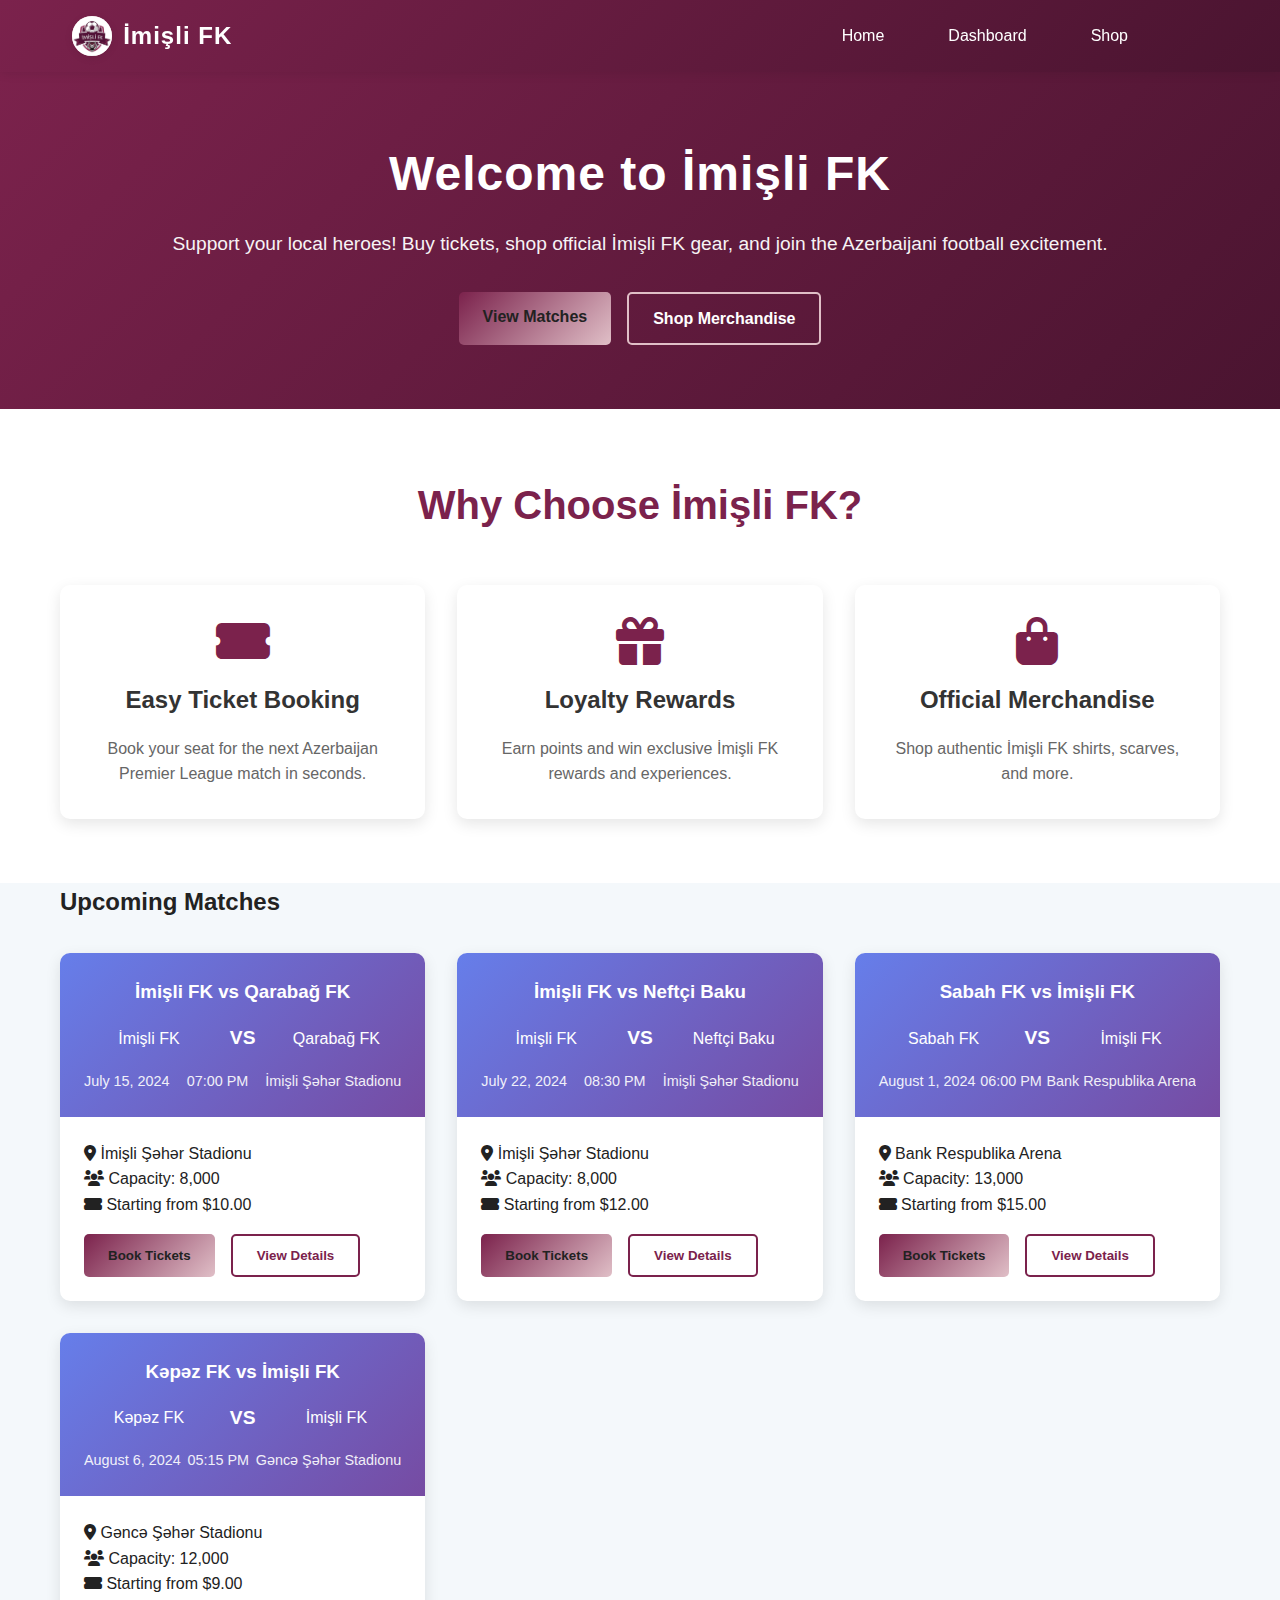
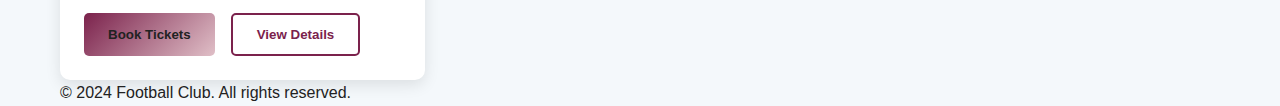
<file: Front/index.html>
<!DOCTYPE html>
<html lang="en">
<head>
    <meta charset="UTF-8">
    <meta name="viewport" content="width=device-width, initial-scale=1.0">
    <title>Football Club - Home</title>
    <link rel="stylesheet" href="css/style.css">
    <link href="https://cdnjs.cloudflare.com/ajax/libs/font-awesome/6.0.0/css/all.min.css" rel="stylesheet">
</head>
<body>
    <header class="header">
        <nav class="navbar">
            <div class="nav-brand">
                <div class="imisli-logo">
                    <img src="img/image.png" alt="İmişli FK Logo" style="width: 40px; height: 40px; object-fit: contain; border-radius: 50%;" />
                </div>
                <span>İmişli FK</span>
            </div>
            <ul class="nav-menu">
                <li><a href="index.html" class="nav-link active">Home</a></li>
                <li><a href="dashboard.html" class="nav-link">Dashboard</a></li>
                <li><a href="merchandise.html" class="nav-link">Shop</a></li>
                <li><a href="login.html" class="nav-link" id="loginBtn">Sign In</a></li>
                <li><a href="register.html" class="nav-link" id="registerBtn">Register</a></li>
            </ul>
            <div class="hamburger">
                <span class="bar"></span>
                <span class="bar"></span>
                <span class="bar"></span>
            </div>
        </nav>
    </header>

    <main>
        <section class="hero">
            <div class="hero-content">
                <h1>Welcome to İmişli FK</h1>
                <p>Support your local heroes! Buy tickets, shop official İmişli FK gear, and join the Azerbaijani football excitement.</p>
                <div class="hero-buttons">
                    <a href="dashboard.html" class="btn btn-primary">View Matches</a>
                    <a href="merchandise.html" class="btn btn-secondary">Shop Merchandise</a>
                </div>
            </div>
        </section>

        <section class="features">
            <div class="container">
                <h2>Why Choose İmişli FK?</h2>
                <div class="features-grid">
                    <div class="feature-card">
                        <i class="fas fa-ticket-alt"></i>
                        <h3>Easy Ticket Booking</h3>
                        <p>Book your seat for the next Azerbaijan Premier League match in seconds.</p>
                    </div>
                    <div class="feature-card">
                        <i class="fas fa-gift"></i>
                        <h3>Loyalty Rewards</h3>
                        <p>Earn points and win exclusive İmişli FK rewards and experiences.</p>
                    </div>
                    <div class="feature-card">
                        <i class="fas fa-shopping-bag"></i>
                        <h3>Official Merchandise</h3>
                        <p>Shop authentic İmişli FK shirts, scarves, and more.</p>
                    </div>
                </div>
            </div>
        </section>

        <section class="upcoming-matches">
            <div class="container">
                <h2>Upcoming Matches</h2>
                <div id="matches-container" class="matches-grid">
                    <!-- Matches will be loaded here -->
                </div>
            </div>
        </section>
    </main>

    <footer class="footer">
        <div class="container">
            <p>&copy; 2024 Football Club. All rights reserved.</p>
        </div>
    </footer>

    <script src="js/utils.js"></script>
    <script src="js/auth.js"></script>
    <script src="js/matches.js"></script>
    <script src="js/main.js"></script>
</body>
</html>
</file>
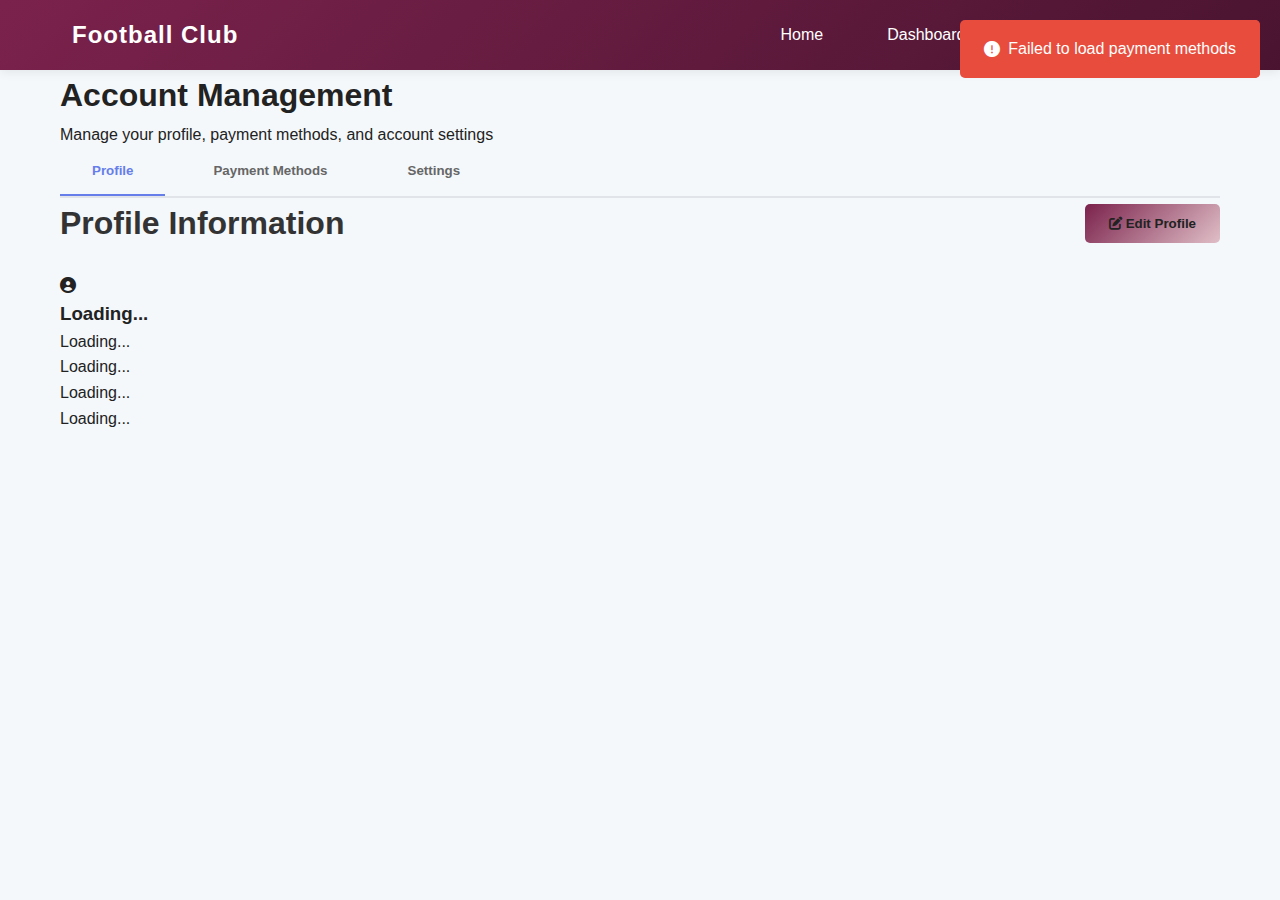
<file: Front/account.html>
<!DOCTYPE html>
<html lang="en">
<head>
    <meta charset="UTF-8">
    <meta name="viewport" content="width=device-width, initial-scale=1.0">
    <title>Account Management - Football Club</title>
    <link rel="stylesheet" href="css/style.css">
    <link href="https://cdnjs.cloudflare.com/ajax/libs/font-awesome/6.0.0/css/all.min.css" rel="stylesheet">
    <meta name="robots" content="noindex">
    <meta name="description" content="Manage your Football Club account, profile, and payment methods.">
    <link rel="icon" href="img/image.png">
    <meta name="theme-color" content="#0b5ed7">
</head>
<body>
    <header class="header">
        <nav class="navbar">
            <div class="nav-brand">
                <i class="fas fa-futbol"></i>
                <span>Football Club</span>
            </div>
            <ul class="nav-menu">
                <li><a href="index.html" class="nav-link">Home</a></li>
                <li><a href="dashboard.html" class="nav-link">Dashboard</a></li>
                <li><a href="merchandise.html" class="nav-link">Shop</a></li>
                <li class="user-menu">
                    <a href="#" class="nav-link" id="userMenuBtn">
                        <i class="fas fa-user"></i>
                        <span id="userName">User</span>
                    </a>
                    <div class="dropdown-menu" id="userDropdown">
                        <a href="account.html" class="active">Account</a>
                        <a href="#" id="logoutBtn">Logout</a>
                    </div>
                </li>
            </ul>
            <div class="hamburger">
                <span class="bar"></span>
                <span class="bar"></span>
                <span class="bar"></span>
            </div>
        </nav>
    </header>

    <main>
        <div class="container">
            <!-- Account Header -->
            <section class="account-header">
                <div class="account-title">
                    <h1>Account Management</h1>
                    <p>Manage your profile, payment methods, and account settings</p>
                </div>
            </section>

            <!-- Account Navigation -->
            <section class="account-nav">
                <div class="nav-tabs">
                    <button class="nav-tab active" data-tab="profile">Profile</button>
                    <button class="nav-tab" data-tab="cards">Payment Methods</button>
                    <button class="nav-tab" data-tab="settings">Settings</button>
                </div>
            </section>

            <!-- Profile Section -->
            <section class="account-content" id="profileTab" data-tab="profile">
                <div class="content-header">
                    <h2>Profile Information</h2>
                    <button class="btn btn-primary" id="editProfileBtn">
                        <i class="fas fa-edit"></i> Edit Profile
                    </button>
                </div>
                <div class="content-body">
                    <div class="profile-card">
                        <div class="profile-avatar">
                            <i class="fas fa-user-circle"></i>
                        </div>
                        <div class="profile-info">
                            <h3 id="profileName">Loading...</h3>
                            <p id="profileEmail">Loading...</p>
                            <p id="profilePhone">Loading...</p>
                            <p id="profileRole">Loading...</p>
                            <p id="profileJoined">Loading...</p>
                        </div>
                    </div>
                </div>
            </section>

            <!-- Payment Methods Section -->
            <section class="account-content" id="cardsTab" data-tab="cards" style="display: none;">
                <div class="content-header">
                    <h2>Payment Methods</h2>
                    <button class="btn btn-primary" id="addCardBtn">
                        <i class="fas fa-plus"></i> Add Card
                    </button>
                </div>
                <div class="content-body">
                    <div id="cardsList" class="cards-grid">
                        <!-- Cards will be loaded here -->
                    </div>
                </div>
            </section>

            <!-- Settings Section -->
            <section class="account-content" id="settingsTab" data-tab="settings" style="display: none;">
                <div class="content-header">
                    <h2>Account Settings</h2>
                </div>
                <div class="content-body">
                    <div class="settings-grid">
                        <div class="setting-item">
                            <h3>Change Password</h3>
                            <p>Update your account password</p>
                            <button class="btn btn-secondary" id="changePasswordBtn">Change Password</button>
                        </div>
                        <div class="setting-item">
                            <h3>Notification Preferences</h3>
                            <p>Manage email and SMS notifications</p>
                            <button class="btn btn-secondary" id="notificationSettingsBtn">Manage Notifications</button>
                        </div>
                        <div class="setting-item">
                            <h3>Privacy Settings</h3>
                            <p>Control your privacy and data sharing</p>
                            <button class="btn btn-secondary" id="privacySettingsBtn">Privacy Settings</button>
                        </div>
                    </div>
                </div>
            </section>
        </div>
    </main>

    <!-- Edit Profile Modal -->
    <div id="editProfileModal" class="modal">
        <div class="modal-content">
            <div class="modal-header">
                <h2>Edit Profile</h2>
                <span class="close">&times;</span>
            </div>
            <form id="editProfileForm" class="account-form">
                <div class="form-row">
                    <div class="form-group">
                        <label for="editFirstName">First Name</label>
                        <input type="text" id="editFirstName" name="firstName" required>
                    </div>
                    <div class="form-group">
                        <label for="editLastName">Last Name</label>
                        <input type="text" id="editLastName" name="lastName" required>
                    </div>
                </div>
                <div class="form-group">
                    <label for="editEmail">Email</label>
                    <input type="email" id="editEmail" name="email" required>
                </div>
                <div class="form-group">
                    <label for="editPhone">Phone Number</label>
                    <input type="tel" id="editPhone" name="phone">
                </div>
                <div class="form-actions">
                    <button type="button" class="btn btn-secondary" id="cancelEditProfileBtn">Cancel</button>
                    <button type="submit" class="btn btn-primary">Save Changes</button>
                </div>
            </form>
        </div>
    </div>

    <!-- Add Card Modal -->
    <div id="addCardModal" class="modal">
        <div class="modal-content">
            <div class="modal-header">
                <h2>Add Payment Method</h2>
                <span class="close">&times;</span>
            </div>
            <form id="addCardForm" class="account-form">
                <div class="form-group">
                    <label for="cardNumber">Card Number</label>
                    <input type="text" id="cardNumber" name="cardNumber" placeholder="1234 5678 9012 3456" required>
                </div>
                <div class="form-row">
                    <div class="form-group">
                        <label for="expiryMonth">Expiry Month</label>
                        <select id="expiryMonth" name="expiryMonth" required>
                            <option value="">Month</option>
                            <option value="01">01</option>
                            <option value="02">02</option>
                            <option value="03">03</option>
                            <option value="04">04</option>
                            <option value="05">05</option>
                            <option value="06">06</option>
                            <option value="07">07</option>
                            <option value="08">08</option>
                            <option value="09">09</option>
                            <option value="10">10</option>
                            <option value="11">11</option>
                            <option value="12">12</option>
                        </select>
                    </div>
                    <div class="form-group">
                        <label for="expiryYear">Expiry Year</label>
                        <select id="expiryYear" name="expiryYear" required>
                            <option value="">Year</option>
                        </select>
                    </div>
                    <div class="form-group">
                        <label for="cvv">CVV</label>
                        <input type="text" id="cvv" name="cvv" placeholder="123" maxlength="4" required>
                    </div>
                </div>
                <div class="form-group">
                    <label for="cardholderName">Cardholder Name</label>
                    <input type="text" id="cardholderName" name="cardholderName" required>
                </div>
                <div class="form-group">
                    <label class="checkbox-label">
                        <input type="checkbox" id="setAsDefault" name="setAsDefault">
                        <span class="checkmark"></span>
                        Set as default payment method
                    </label>
                </div>
                <div class="form-actions">
                    <button type="button" class="btn btn-secondary" id="cancelAddCardBtn">Cancel</button>
                    <button type="submit" class="btn btn-primary">Add Card</button>
                </div>
            </form>
        </div>
    </div>

    <!-- Change Password Modal -->
    <div id="changePasswordModal" class="modal">
        <div class="modal-content">
            <div class="modal-header">
                <h2>Change Password</h2>
                <span class="close">&times;</span>
            </div>
            <form id="changePasswordForm" class="account-form">
                <div class="form-group">
                    <label for="currentPassword">Current Password</label>
                    <input type="password" id="currentPassword" name="currentPassword" required>
                </div>
                <div class="form-group">
                    <label for="newPassword">New Password</label>
                    <input type="password" id="newPassword" name="newPassword" required>
                </div>
                <div class="form-group">
                    <label for="confirmNewPassword">Confirm New Password</label>
                    <input type="password" id="confirmNewPassword" name="confirmNewPassword" required>
                </div>
                <div class="form-actions">
                    <button type="button" class="btn btn-secondary" id="cancelChangePasswordBtn">Cancel</button>
                    <button type="submit" class="btn btn-primary">Change Password</button>
                </div>
            </form>
        </div>
    </div>

    <script src="js/utils.js"></script>
    <script src="js/auth.js"></script>
    <script src="js/account.js"></script>
    <script src="js/main.js"></script>
</body>
</html>
</file>
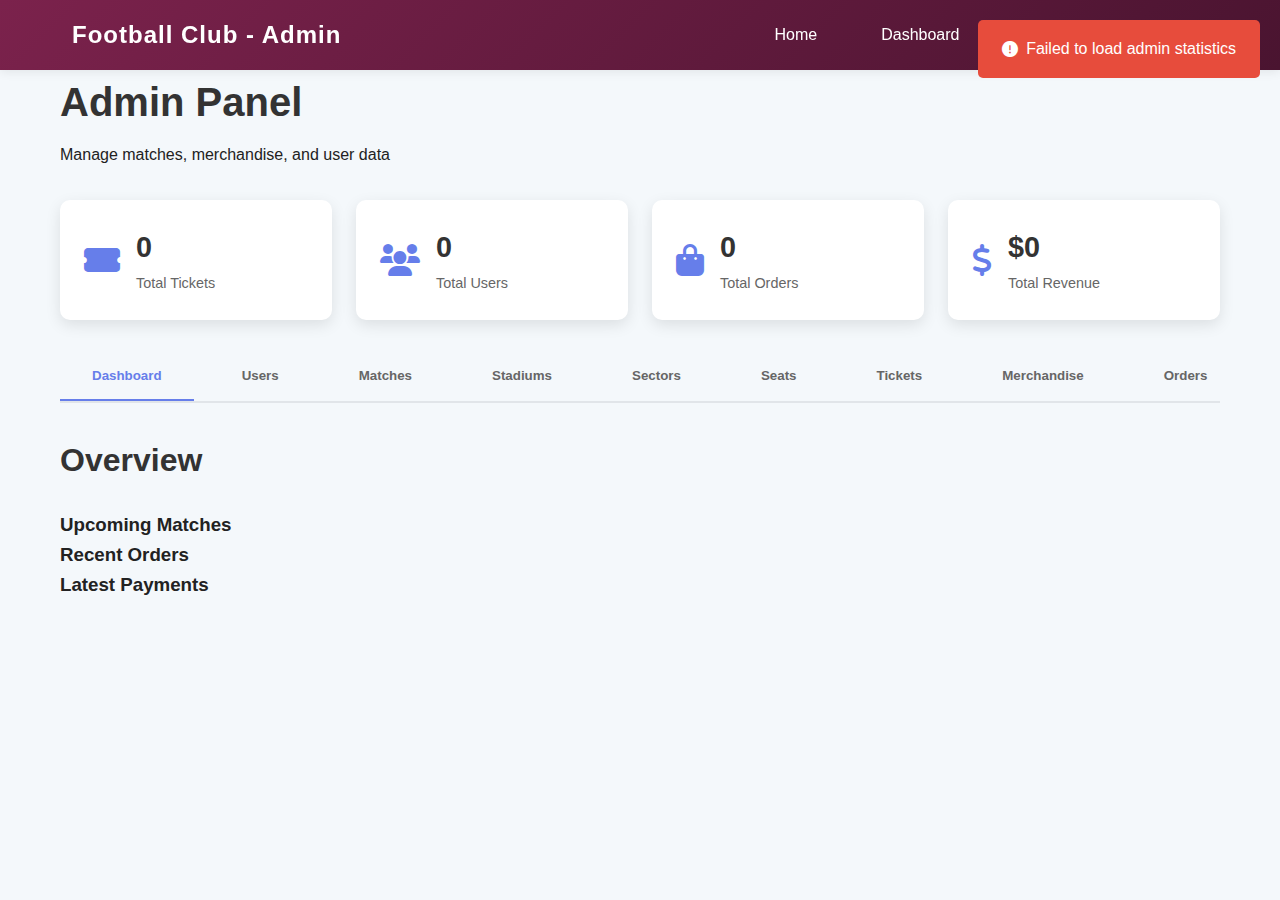
<file: Front/admin.html>
<!DOCTYPE html>
<html lang="en">
<head>
    <meta charset="UTF-8">
    <meta name="viewport" content="width=device-width, initial-scale=1.0">
    <title>Admin Panel - Football Club</title>
    <link rel="stylesheet" href="css/style.css">
    <link href="https://cdnjs.cloudflare.com/ajax/libs/font-awesome/6.0.0/css/all.min.css" rel="stylesheet">
</head>
<body>
    <header class="header">
        <nav class="navbar">
            <div class="nav-brand">
                <i class="fas fa-futbol"></i>
                <span>Football Club - Admin</span>
            </div>
            <ul class="nav-menu">
                <li><a href="index.html" class="nav-link">Home</a></li>
                <li><a href="dashboard.html" class="nav-link">Dashboard</a></li>
                <li><a href="merchandise.html" class="nav-link">Shop</a></li>
                <li class="user-menu">
                    <a href="#" class="nav-link" id="userMenuBtn">
                        <i class="fas fa-user-shield"></i>
                        <span id="userName">Admin</span>
                    </a>
                    <div class="dropdown-menu" id="userDropdown">
                        <a href="account.html">Account</a>
                        <a href="#" id="logoutBtn">Logout</a>
                    </div>
                </li>
            </ul>
            <div class="hamburger">
                <span class="bar"></span>
                <span class="bar"></span>
                <span class="bar"></span>
            </div>
        </nav>
    </header>

    <main>
        <div class="container">
            <!-- Admin Header -->
            <section class="admin-header">
                <div class="admin-title">
                    <h1>Admin Panel</h1>
                    <p>Manage matches, merchandise, and user data</p>
                </div>
                <div class="admin-stats">
                    <div class="stat-card">
                        <i class="fas fa-ticket-alt"></i>
                        <div class="stat-content">
                            <span class="stat-number" id="totalTickets">0</span>
                            <span class="stat-label">Total Tickets</span>
                        </div>
                    </div>
                    <div class="stat-card">
                        <i class="fas fa-users"></i>
                        <div class="stat-content">
                            <span class="stat-number" id="totalUsers">0</span>
                            <span class="stat-label">Total Users</span>
                        </div>
                    </div>
                    <div class="stat-card">
                        <i class="fas fa-shopping-bag"></i>
                        <div class="stat-content">
                            <span class="stat-number" id="totalOrders">0</span>
                            <span class="stat-label">Total Orders</span>
                        </div>
                    </div>
                    <div class="stat-card">
                        <i class="fas fa-dollar-sign"></i>
                        <div class="stat-content">
                            <span class="stat-number" id="totalRevenue">$0</span>
                            <span class="stat-label">Total Revenue</span>
                        </div>
                    </div>
                </div>
            </section>

            <!-- Admin Navigation -->
            <section class="admin-nav">
                <div class="nav-tabs">
                    <button class="nav-tab active" data-tab="dashboard">Dashboard</button>
                    <button class="nav-tab" data-tab="users">Users</button>
                    <button class="nav-tab" data-tab="matches">Matches</button>
                    <button class="nav-tab" data-tab="stadiums">Stadiums</button>
                    <button class="nav-tab" data-tab="sectors">Sectors</button>
                    <button class="nav-tab" data-tab="seats">Seats</button>
                    <button class="nav-tab" data-tab="tickets">Tickets</button>
                    <button class="nav-tab" data-tab="merchandise">Merchandise</button>
                    <button class="nav-tab" data-tab="orders">Orders</button>
                    <button class="nav-tab" data-tab="payments">Payments</button>
                    <button class="nav-tab" data-tab="cards">Cards</button>
                </div>
            </section>

            <!-- Dashboard -->
            <section class="admin-content" id="dashboardTab" data-tab="dashboard">
                <div class="content-header">
                    <h2>Overview</h2>
                </div>
                <div class="content-body">
                    <div class="grid-3">
                        <div>
                            <h3 class="section-title">Upcoming Matches</h3>
                            <div id="upcomingMatchesList" class="admin-list"></div>
                        </div>
                        <div>
                            <h3 class="section-title">Recent Orders</h3>
                            <div id="recentOrdersList" class="admin-list"></div>
                        </div>
                        <div>
                            <h3 class="section-title">Latest Payments</h3>
                            <div id="recentPaymentsList" class="admin-list"></div>
                        </div>
                    </div>
                </div>
            </section>

            <!-- Matches Management -->
            <section class="admin-content" id="matchesTab" data-tab="matches" style="display: none;">
                <div class="content-header">
                    <h2>Match Management</h2>
                    <button class="btn btn-primary" id="addMatchBtn">
                        <i class="fas fa-plus"></i> Add Match
                    </button>
                </div>
                <div class="content-body">
                    <div id="matchesList" class="admin-list">
                        <!-- Matches will be loaded here -->
                    </div>
                </div>
            </section>

            <!-- Merchandise Management -->
            <section class="admin-content" id="merchandiseTab" data-tab="merchandise" style="display: none;">
                <div class="content-header">
                    <h2>Merchandise Management</h2>
                    <button class="btn btn-primary" id="addProductBtn">
                        <i class="fas fa-plus"></i> Add Product
                    </button>
                </div>
                <div class="content-body">
                    <div id="productsList" class="admin-list">
                        <!-- Products will be loaded here -->
                    </div>
                </div>
            </section>

            <!-- Users Management -->
            <section class="admin-content" id="usersTab" data-tab="users" style="display: none;">
                <div class="content-header">
                    <h2>User Management</h2>
                    <div class="search-box">
                        <input type="text" id="userSearch" placeholder="Search users...">
                        <i class="fas fa-search"></i>
                    </div>
                </div>
                <div class="content-body">
                    <div id="usersList" class="admin-list">
                        <!-- Users will be loaded here -->
                    </div>
                </div>
            </section>

            <!-- Orders Management -->
            <section class="admin-content" id="ordersTab" data-tab="orders" style="display: none;">
                <div class="content-header">
                    <h2>Order Management</h2>
                    <div class="filter-group">
                        <select id="orderStatusFilter">
                            <option value="">All Status</option>
                            <option value="pending">Pending</option>
                            <option value="processing">Processing</option>
                            <option value="shipped">Shipped</option>
                            <option value="delivered">Delivered</option>
                        </select>
                    </div>
                </div>
                <div class="content-body">
                    <div id="ordersList" class="admin-list">
                        <!-- Orders will be loaded here -->
                    </div>
                </div>
            </section>

            <!-- Stadiums Management -->
            <section class="admin-content" id="stadiumsTab" data-tab="stadiums" style="display: none;">
                <div class="content-header">
                    <h2>Stadiums</h2>
                    <button class="btn btn-primary" id="addStadiumBtn"><i class="fas fa-plus"></i> Add Stadium</button>
                </div>
                <div class="content-body">
                    <div id="stadiumsList" class="admin-list"></div>
                </div>
            </section>

            <!-- Sectors Management -->
            <section class="admin-content" id="sectorsTab" data-tab="sectors" style="display: none;">
                <div class="content-header">
                    <h2>Sectors</h2>
                    <button class="btn btn-primary" id="addSectorBtn"><i class="fas fa-plus"></i> Add Sector</button>
                </div>
                <div class="content-body">
                    <div id="sectorsList" class="admin-list"></div>
                </div>
            </section>

            <!-- Seats Management -->
            <section class="admin-content" id="seatsTab" data-tab="seats" style="display: none;">
                <div class="content-header">
                    <h2>Seats</h2>
                    <button class="btn btn-primary" id="addSeatBtn"><i class="fas fa-plus"></i> Add Seat</button>
                </div>
                <div class="content-body">
                    <div id="seatsList" class="admin-list"></div>
                </div>
            </section>

            <!-- Tickets Management -->
            <section class="admin-content" id="ticketsTab" data-tab="tickets" style="display: none;">
                <div class="content-header">
                    <h2>Tickets</h2>
                    <button class="btn btn-primary" id="addTicketBtn"><i class="fas fa-plus"></i> Issue Ticket</button>
                </div>
                <div class="content-body">
                    <div id="ticketsList" class="admin-list"></div>
                </div>
            </section>

            <!-- Payments Management -->
            <section class="admin-content" id="paymentsTab" data-tab="payments" style="display: none;">
                <div class="content-header">
                    <h2>Payments</h2>
                    <button class="btn btn-primary" id="addPaymentBtn"><i class="fas fa-plus"></i> Record Payment</button>
                </div>
                <div class="content-body">
                    <div id="paymentsList" class="admin-list"></div>
                </div>
            </section>

            <!-- Cards Management -->
            <section class="admin-content" id="cardsTab" data-tab="cards" style="display: none;">
                <div class="content-header">
                    <h2>Card Details</h2>
                    <button class="btn btn-primary" id="addCardBtn"><i class="fas fa-plus"></i> Add Card</button>
                </div>
                <div class="content-body">
                    <div id="cardsList" class="admin-list"></div>
                </div>
            </section>
        </div>
    </main>

    <!-- Add Match Modal -->
    <div id="addMatchModal" class="modal">
        <div class="modal-content">
            <div class="modal-header">
                <h2>Add New Match</h2>
                <span class="close">&times;</span>
            </div>
            <form id="addMatchForm" class="admin-form">
                <div class="form-row">
                    <div class="form-group">
                        <label for="homeTeam">Home Team</label>
                        <input type="text" id="homeTeam" name="homeTeam" required>
                    </div>
                    <div class="form-group">
                        <label for="awayTeam">Away Team</label>
                        <input type="text" id="awayTeam" name="awayTeam" required>
                    </div>
                </div>
                <div class="form-row">
                    <div class="form-group">
                        <label for="matchDate">Date</label>
                        <input type="date" id="matchDate" name="matchDate" required>
                    </div>
                    <div class="form-group">
                        <label for="matchTime">Time</label>
                        <input type="time" id="matchTime" name="matchTime" required>
                    </div>
                </div>
                <div class="form-group">
                    <label for="stadium">Stadium</label>
                    <input type="text" id="stadium" name="stadium" required>
                </div>
                <div class="form-group">
                    <label for="capacity">Capacity</label>
                    <input type="number" id="capacity" name="capacity" required>
                </div>
                <div class="form-group">
                    <label for="basePrice">Base Ticket Price</label>
                    <input type="number" id="basePrice" name="basePrice" step="0.01" required>
                </div>
                <div class="form-actions">
                    <button type="button" class="btn btn-secondary" id="cancelMatchBtn">Cancel</button>
                    <button type="submit" class="btn btn-primary">Add Match</button>
                </div>
            </form>
        </div>
    </div>

    <!-- Add Product Modal -->
    <div id="addProductModal" class="modal">
        <div class="modal-content">
            <div class="modal-header">
                <h2>Add New Product</h2>
                <span class="close">&times;</span>
            </div>
            <form id="addProductForm" class="admin-form">
                <div class="form-group">
                    <label for="productName">Product Name</label>
                    <input type="text" id="productName" name="productName" required>
                </div>
                <div class="form-group">
                    <label for="productDescription">Description</label>
                    <textarea id="productDescription" name="productDescription" required></textarea>
                </div>
                <div class="form-row">
                    <div class="form-group">
                        <label for="productPrice">Price</label>
                        <input type="number" id="productPrice" name="productPrice" step="0.01" required>
                    </div>
                    <div class="form-group">
                        <label for="productCategory">Category</label>
                        <select id="productCategory" name="productCategory" required>
                            <option value="">Select Category</option>
                            <option value="jerseys">Jerseys</option>
                            <option value="shirts">Shirts</option>
                            <option value="accessories">Accessories</option>
                            <option value="footwear">Footwear</option>
                        </select>
                    </div>
                </div>
                <div class="form-group">
                    <label for="productStock">Stock Quantity</label>
                    <input type="number" id="productStock" name="productStock" required>
                </div>
                <div class="form-group">
                    <label for="productImage">Image URL</label>
                    <input type="url" id="productImage" name="productImage" required>
                </div>
                <div class="form-actions">
                    <button type="button" class="btn btn-secondary" id="cancelProductBtn">Cancel</button>
                    <button type="submit" class="btn btn-primary">Add Product</button>
                </div>
            </form>
        </div>
    </div>

    <script src="js/utils.js"></script>
    <script src="js/auth.js"></script>
    <script src="js/admin.js"></script>
    <script src="js/main.js"></script>
</body>
</html>
</file>
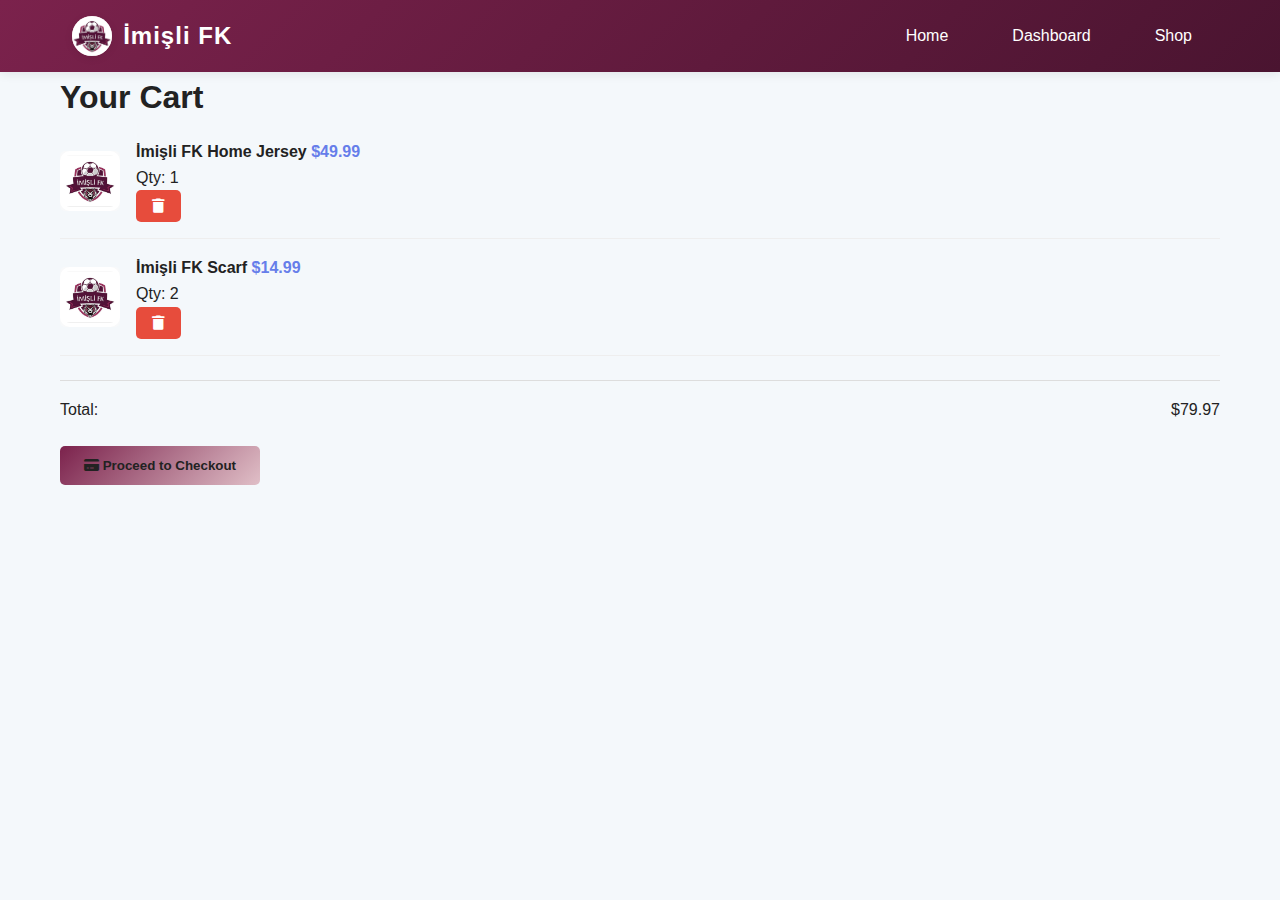
<file: Front/cart-details.html>
<!DOCTYPE html>
<html lang="en">
<head>
    <meta charset="UTF-8">
    <meta name="viewport" content="width=device-width, initial-scale=1.0">
    <title>Cart Details - İmişli FK</title>
    <link rel="stylesheet" href="css/style.css">
    <link href="https://cdnjs.cloudflare.com/ajax/libs/font-awesome/6.0.0/css/all.min.css" rel="stylesheet">
</head>
<body>
    <header class="header">
        <nav class="navbar">
            <div class="nav-brand">
                <div class="imisli-logo">
                    <img src="img/image.png" alt="İmişli FK Logo" style="width: 40px; height: 40px; object-fit: contain; border-radius: 50%;" />
                </div>
                <span>İmişli FK</span>
            </div>
            <ul class="nav-menu">
                <li><a href="index.html" class="nav-link">Home</a></li>
                <li><a href="dashboard.html" class="nav-link">Dashboard</a></li>
                <li><a href="merchandise.html" class="nav-link">Shop</a></li>
            </ul>
        </nav>
    </header>
    <main>
        <div class="container">
            <section class="cart-details-section">
                <h1>Your Cart</h1>
                <div class="cart-items" id="cartItemsList">
                    <!-- Cart items will be loaded here -->
                </div>
                <div class="cart-summary" id="cartSummary">
                    <!-- Cart summary will be loaded here -->
                </div>
                <div class="cart-actions">
                    <button class="btn btn-primary" id="checkoutBtn"><i class="fas fa-credit-card"></i> Proceed to Checkout</button>
                </div>
            </section>
        </div>
    </main>
    <script>
    // Demo: Load cart items from demo data
    const DEMO_CART = [
      {
        id: 1,
        name: "İmişli FK Home Jersey",
        price: 49.99,
        quantity: 1,
        imageUrl: "img/image.png"
      },
      {
        id: 2,
        name: "İmişli FK Scarf",
        price: 14.99,
        quantity: 2,
        imageUrl: "img/image.png"
      }
    ];
    const CART_KEY = 'imisli_cart_demo';

    function syncCartStorage(cart) {
      try { localStorage.setItem(CART_KEY, JSON.stringify(cart)); } catch {}
    }

    function renderCartItems(cart) {
      const list = document.getElementById('cartItemsList');
      if (!cart || cart.length === 0) {
        list.innerHTML = '<p class="no-items">Your cart is empty.</p>';
        syncCartStorage([]);
        return;
      }
      list.innerHTML = '';
      cart.forEach(item => {
        const div = document.createElement('div');
        div.className = 'cart-item';
        div.innerHTML = `
          <div class="cart-item-image">
            <img src="${item.imageUrl}" alt="${item.name}" style="width: 60px; height: 60px; object-fit: contain; border-radius: 10px; background: #fff; padding: 4px;" />
          </div>
          <div class="cart-item-details">
            <span class="cart-item-title">${item.name}</span>
            <span class="cart-item-price">$${item.price.toFixed(2)}</span>
            <span class="cart-item-quantity">Qty: ${item.quantity}</span>
            <button class="btn btn-small btn-danger" onclick="removeCartItem(${item.id})"><i class="fas fa-trash"></i></button>
          </div>
        `;
        list.appendChild(div);
      });
      syncCartStorage(cart);
    }

    function renderCartSummary(cart) {
      const summary = document.getElementById('cartSummary');
      if (!cart || cart.length === 0) {
        summary.innerHTML = '';
        return;
      }
      const total = cart.reduce((sum, item) => sum + item.price * item.quantity, 0);
      summary.innerHTML = `
        <div class="summary-row">
          <span>Total:</span>
          <span>$${total.toFixed(2)}</span>
        </div>
      `;
    }

    function removeCartItem(id) {
      // Demo: Remove item from demo cart and re-render
      const idx = DEMO_CART.findIndex(item => item.id === id);
      if (idx !== -1) {
        DEMO_CART.splice(idx, 1);
        renderCartItems(DEMO_CART);
        renderCartSummary(DEMO_CART);
      }
    }

    document.addEventListener('DOMContentLoaded', () => {
      renderCartItems(DEMO_CART);
      renderCartSummary(DEMO_CART);

      const checkoutBtn = document.getElementById('checkoutBtn');
      checkoutBtn.addEventListener('click', () => {
        syncCartStorage(DEMO_CART);
        window.location.href = 'checkout.html';
      });
    });
    </script>
</body>
</html>
</file>
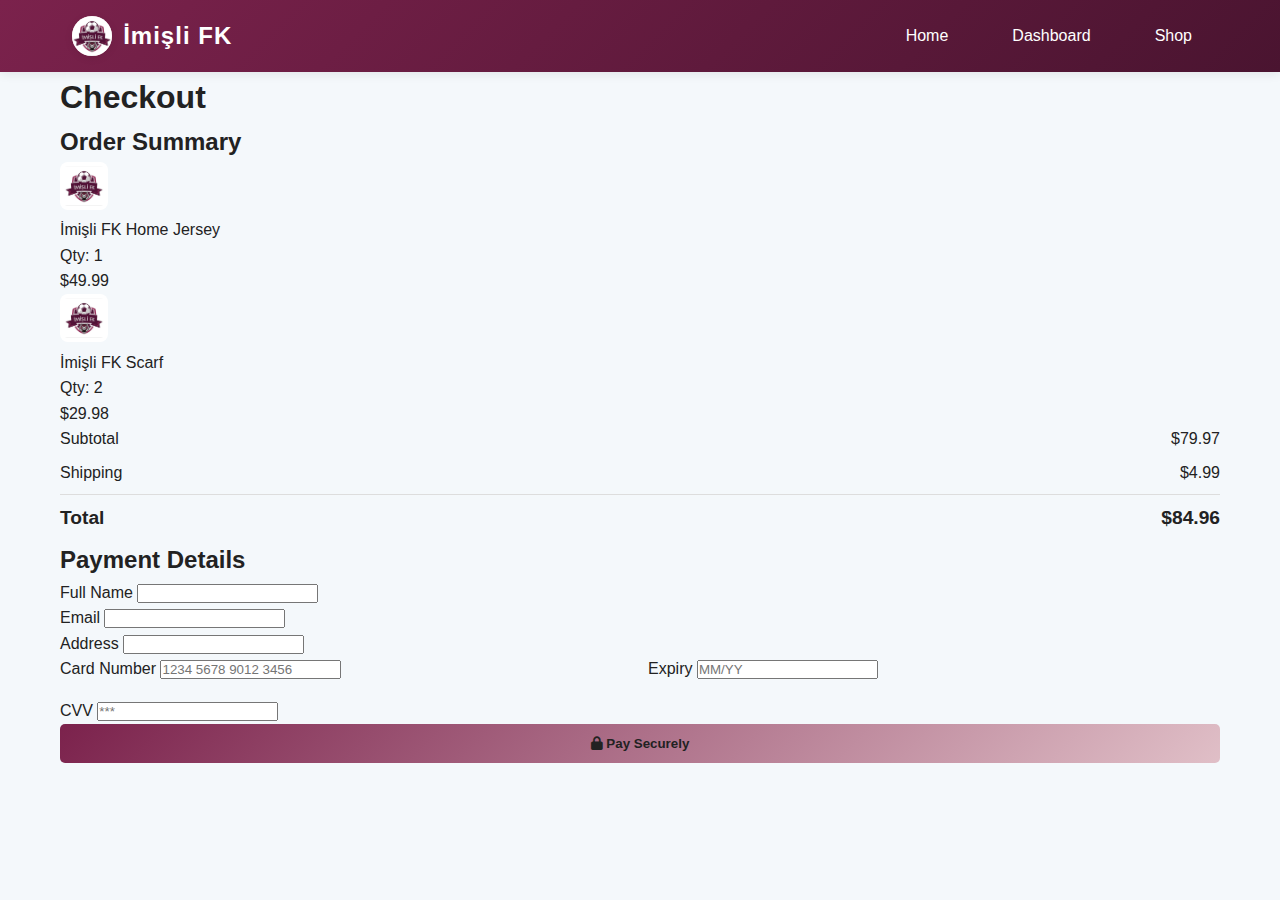
<file: Front/checkout.html>
<!DOCTYPE html>
<html lang="en">
<head>
    <meta charset="UTF-8">
    <meta name="viewport" content="width=device-width, initial-scale=1.0">
    <title>Checkout - İmişli FK</title>
    <link rel="stylesheet" href="css/style.css">
    <link href="https://cdnjs.cloudflare.com/ajax/libs/font-awesome/6.0.0/css/all.min.css" rel="stylesheet">
</head>
<body>
    <header class="header">
        <nav class="navbar">
            <div class="nav-brand">
                <div class="imisli-logo">
                    <img src="img/image.png" alt="İmişli FK Logo" style="width: 40px; height: 40px; object-fit: contain; border-radius: 50%;" />
                </div>
                <span>İmişli FK</span>
            </div>
            <ul class="nav-menu">
                <li><a href="index.html" class="nav-link">Home</a></li>
                <li><a href="dashboard.html" class="nav-link">Dashboard</a></li>
                <li><a href="merchandise.html" class="nav-link">Shop</a></li>
            </ul>
        </nav>
    </header>
    <main>
        <div class="container">
            <section class="checkout-section">
                <h1>Checkout</h1>
                <div class="checkout-grid">
                    <div class="checkout-summary">
                        <h2>Order Summary</h2>
                        <div id="summaryItems" class="summary-items"></div>
                        <div class="summary-row"><span>Subtotal</span><span id="summarySubtotal">$0.00</span></div>
                        <div class="summary-row"><span>Shipping</span><span id="summaryShipping">$0.00</span></div>
                        <div class="summary-row total"><span>Total</span><span id="summaryTotal">$0.00</span></div>
                    </div>
                    <div class="checkout-form">
                        <h2>Payment Details</h2>
                        <form id="checkoutForm">
                            <div class="form-group">
                                <label for="fullName">Full Name</label>
                                <input type="text" id="fullName" required />
                            </div>
                            <div class="form-group">
                                <label for="email">Email</label>
                                <input type="email" id="email" required />
                            </div>
                            <div class="form-group">
                                <label for="address">Address</label>
                                <input type="text" id="address" required />
                            </div>
                            <div class="form-row">
                                <div class="form-group">
                                    <label for="cardNumber">Card Number</label>
                                    <input type="text" id="cardNumber" inputmode="numeric" maxlength="19" placeholder="1234 5678 9012 3456" required />
                                </div>
                                <div class="form-group">
                                    <label for="expiry">Expiry</label>
                                    <input type="text" id="expiry" inputmode="numeric" maxlength="5" placeholder="MM/YY" required />
                                </div>
                                <div class="form-group">
                                    <label for="cvv">CVV</label>
                                    <input type="password" id="cvv" inputmode="numeric" maxlength="4" placeholder="***" required />
                                </div>
                            </div>
                            <button type="submit" class="btn btn-primary btn-full" id="payBtn">
                                <span class="btn-text"><i class="fas fa-lock"></i> Pay Securely</span>
                            </button>
                        </form>
                    </div>
                </div>
            </section>
        </div>
    </main>
    <script>
    // Demo cart loaded from previous page or use fallback
    const CART_KEY = 'imisli_cart_demo';
    const fallbackCart = [
      { id: 1, name: 'İmişli FK Home Jersey', price: 49.99, quantity: 1, imageUrl: 'img/image.png' },
      { id: 2, name: 'İmişli FK Scarf', price: 14.99, quantity: 2, imageUrl: 'img/image.png' }
    ];

    function getCart() {
      try {
        const raw = localStorage.getItem(CART_KEY);
        return raw ? JSON.parse(raw) : fallbackCart;
      } catch { return fallbackCart; }
    }

    function currency(n) { return `$${n.toFixed(2)}`; }

    function renderSummary() {
      const items = getCart();
      const container = document.getElementById('summaryItems');
      container.innerHTML = '';
      let subtotal = 0;
      items.forEach(it => {
        const line = document.createElement('div');
        line.className = 'summary-item';
        const lineTotal = it.price * it.quantity;
        subtotal += lineTotal;
        line.innerHTML = `
          <div class="summary-item-left">
            <img src="${it.imageUrl}" alt="${it.name}" style="width: 48px; height: 48px; object-fit: contain; background: #fff; border-radius: 8px; padding: 4px;" />
            <div>
              <div class="title">${it.name}</div>
              <div class="muted">Qty: ${it.quantity}</div>
            </div>
          </div>
          <div class="summary-item-right">${currency(lineTotal)}</div>
        `;
        container.appendChild(line);
      });
      const shipping = subtotal > 0 ? 4.99 : 0;
      const total = subtotal + shipping;
      document.getElementById('summarySubtotal').textContent = currency(subtotal);
      document.getElementById('summaryShipping').textContent = currency(shipping);
      document.getElementById('summaryTotal').textContent = currency(total);
    }

    function formatCardNumber(value) {
      return value.replace(/\D/g, '').replace(/(.{4})/g, '$1 ').trim();
    }
    function formatExpiry(value) {
      const v = value.replace(/\D/g, '').slice(0, 4);
      if (v.length >= 3) return v.slice(0,2) + '/' + v.slice(2);
      return v;
    }

    document.addEventListener('DOMContentLoaded', () => {
      renderSummary();

      const cardNumber = document.getElementById('cardNumber');
      const expiry = document.getElementById('expiry');
      cardNumber.addEventListener('input', () => cardNumber.value = formatCardNumber(cardNumber.value));
      expiry.addEventListener('input', () => expiry.value = formatExpiry(expiry.value));

      const form = document.getElementById('checkoutForm');
      const payBtn = document.getElementById('payBtn');
      form.addEventListener('submit', (e) => {
        e.preventDefault();
        payBtn.classList.add('loading');
        setTimeout(() => {
          payBtn.classList.remove('loading');
          alert('Payment successful! Thank you for your purchase.');
          localStorage.removeItem(CART_KEY);
          window.location.href = 'dashboard.html';
        }, 1000);
      });
    });
    </script>
</body>
</html>
</file>
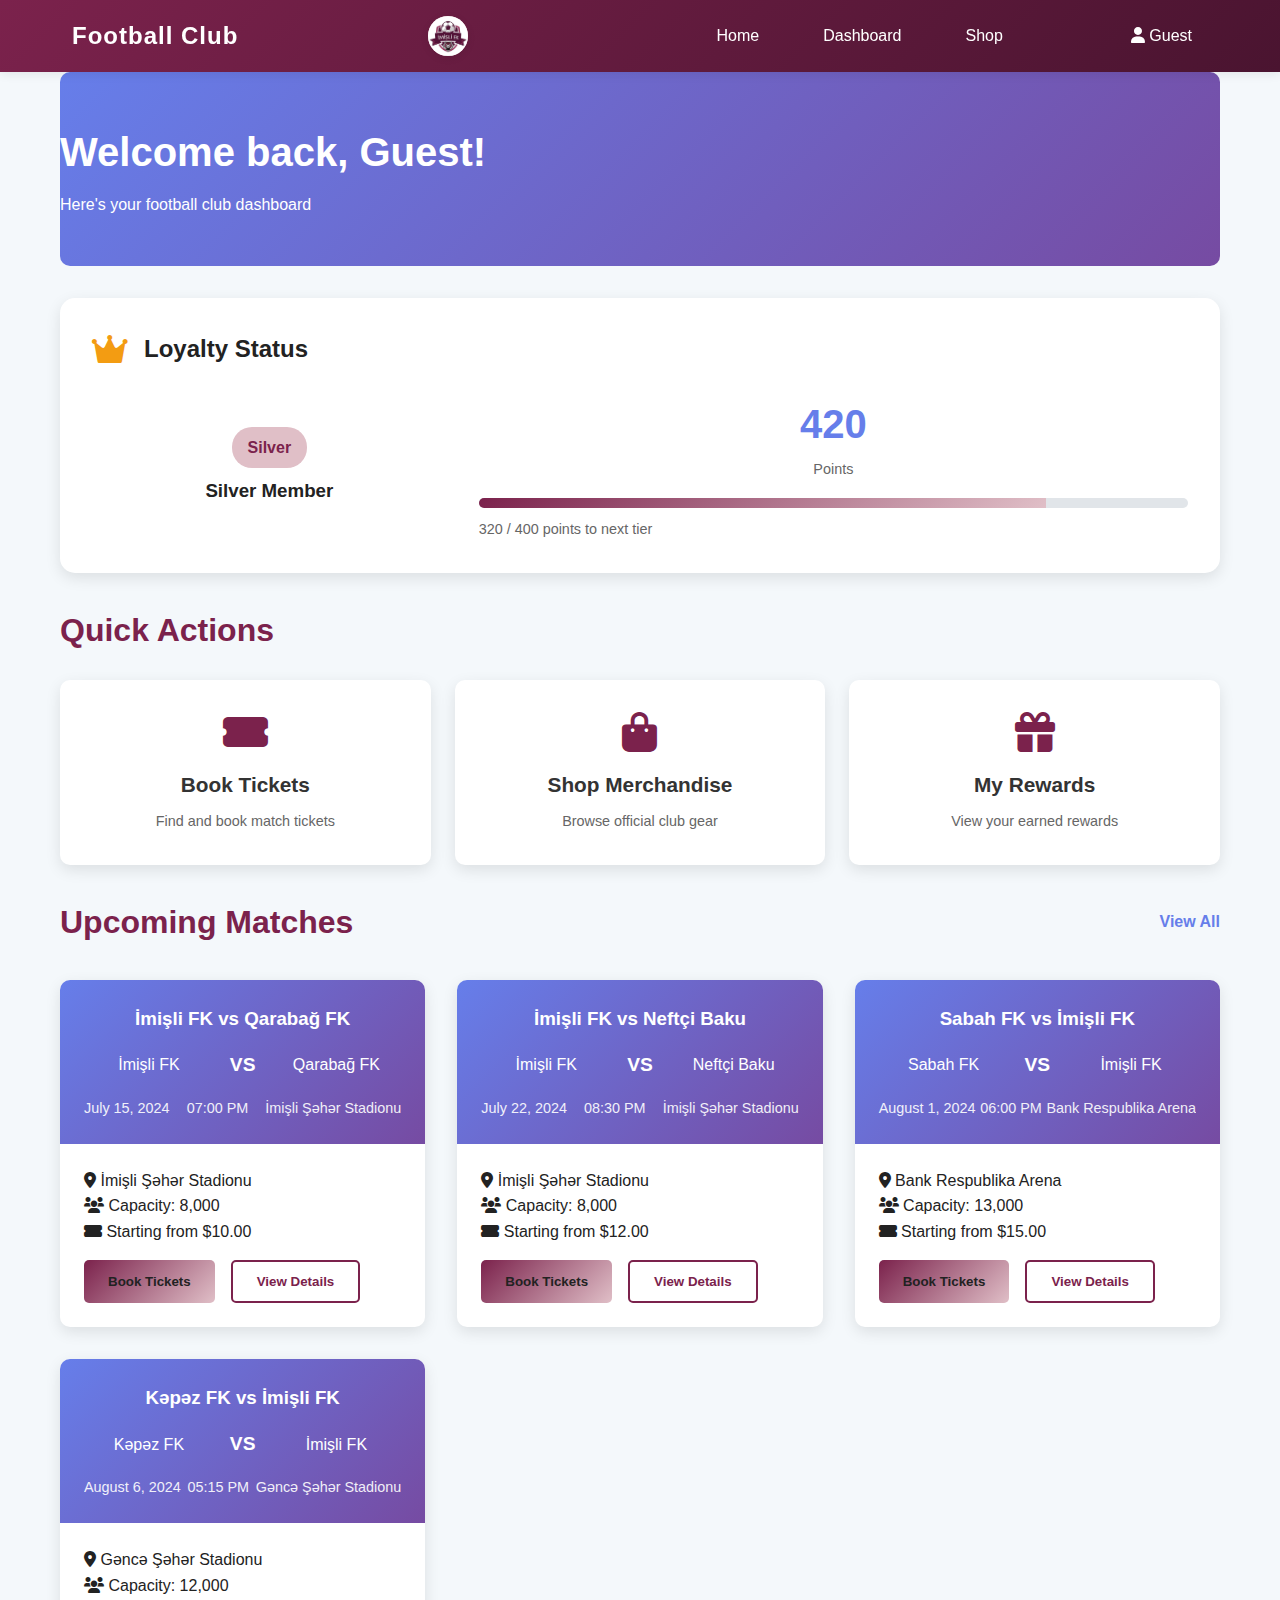
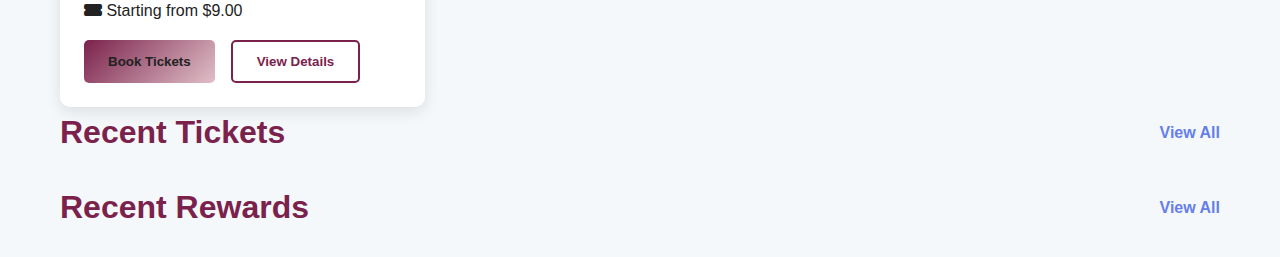
<file: Front/dashboard.html>
<!DOCTYPE html>
<html lang="en">
<head>
    <meta charset="UTF-8">
    <meta name="viewport" content="width=device-width, initial-scale=1.0">
    <title>Dashboard - Football Club</title>
    <link rel="stylesheet" href="css/style.css">
    <link href="https://cdnjs.cloudflare.com/ajax/libs/font-awesome/6.0.0/css/all.min.css" rel="stylesheet">
</head>
<body>
    <header class="header">
        <nav class="navbar">
            <div class="nav-brand">
                <i class="fas fa-futbol"></i>
                <span>Football Club</span>
            </div>
            <div class="imisli-logo">
              <img src="img/image.png" alt="İmişli FK Logo" style="width: 40px; height: 40px; object-fit: contain; border-radius: 50%;" />
            </div>
            <ul class="nav-menu">
                <li><a href="index.html" class="nav-link">Home</a></li>
                <li><a href="dashboard.html" class="nav-link active">Dashboard</a></li>
                <li><a href="merchandise.html" class="nav-link">Shop</a></li>
                <li><a href="login.html" class="nav-link" id="loginBtn">Sign In</a></li>
                <li><a href="register.html" class="nav-link" id="registerBtn">Register</a></li>
                <li class="user-menu">
                    <a href="#" class="nav-link" id="userMenuBtn">
                        <i class="fas fa-user"></i>
                        <span id="userName">User</span>
                    </a>
                    <div class="dropdown-menu" id="userDropdown">
                        <a href="account.html">Account</a>
                        <a href="#" id="logoutBtn">Logout</a>
                    </div>
                </li>
            </ul>
            <div class="hamburger">
                <span class="bar"></span>
                <span class="bar"></span>
                <span class="bar"></span>
            </div>
        </nav>
    </header>

    <main>
        <div class="container">
            <!-- Welcome Section -->
            <section class="welcome-section">
                <div class="welcome-content">
                    <h1>Welcome back, <span id="userDisplayName">User</span>!</h1>
                    <p>Here's your football club dashboard</p>
                </div>
            </section>

            <!-- Loyalty Status -->
            <section class="loyalty-section">
                <div class="loyalty-card">
                    <div class="loyalty-header">
                        <i class="fas fa-crown"></i>
                        <h2>Loyalty Status</h2>
                    </div>
                    <div class="loyalty-content">
                        <div class="loyalty-tier">
                            <span class="tier-badge" id="tierBadge">Bronze</span>
                            <h3 id="tierName">Bronze Member</h3>
                        </div>
                        <div class="loyalty-points">
                            <div class="points-display">
                                <span class="points-number" id="pointsNumber">0</span>
                                <span class="points-label">Points</span>
                            </div>
                            <div class="points-progress">
                                <div class="progress-bar">
                                    <div class="progress-fill" id="pointsProgress"></div>
                                </div>
                                <span class="progress-text" id="progressText">0 / 100 points to next tier</span>
                            </div>
                        </div>
                    </div>
                </div>
            </section>

            <!-- Quick Actions -->
            <section class="quick-actions">
                <h2>Quick Actions</h2>
                <div class="actions-grid">
                    <a href="#" class="action-card" id="bookTicketBtn">
                        <i class="fas fa-ticket-alt"></i>
                        <h3>Book Tickets</h3>
                        <p>Find and book match tickets</p>
                    </a>
                    <a href="merchandise.html" class="action-card">
                        <i class="fas fa-shopping-bag"></i>
                        <h3>Shop Merchandise</h3>
                        <p>Browse official club gear</p>
                    </a>
                    <a href="#" class="action-card" id="viewRewardsBtn">
                        <i class="fas fa-gift"></i>
                        <h3>My Rewards</h3>
                        <p>View your earned rewards</p>
                    </a>
                </div>
            </section>

            <!-- Upcoming Matches -->
            <section class="upcoming-matches-section">
                <div class="section-header">
                    <h2>Upcoming Matches</h2>
                    <a href="#" class="view-all-link" data-section="matches">View All</a>
                </div>
                <div id="upcomingMatches" class="matches-grid">
                    <!-- Matches will be loaded here -->
                </div>
            </section>

            <!-- Recent Tickets -->
            <section class="recent-tickets-section">
                <div class="section-header">
                    <h2>Recent Tickets</h2>
                    <a href="#" class="view-all-link" data-section="tickets">View All</a>
                </div>
                <div id="recentTickets" class="tickets-grid">
                    <!-- Recent tickets will be loaded here -->
                </div>
            </section>

            <!-- Recent Rewards -->
            <section class="recent-rewards-section">
                <div class="section-header">
                    <h2>Recent Rewards</h2>
                    <a href="#" class="view-all-link" data-section="rewards">View All</a>
                </div>
                <div id="recentRewards" class="rewards-grid">
                    <!-- Recent rewards will be loaded here -->
                </div>
            </section>
        </div>
    </main>

    <!-- Modal for Match Details -->
    <div id="matchModal" class="modal">
        <div class="modal-content">
            <span class="close">&times;</span>
            <div id="matchModalContent">
                <!-- Match details will be loaded here -->
            </div>
        </div>
    </div>

    <script src="js/utils.js"></script>
    <script src="js/auth.js"></script>
    <script src="js/loyalty.js"></script>
    <script src="js/matches.js"></script>
    <script src="js/tickets.js"></script>
    <script src="js/main.js"></script>
</body>
</html>
</file>
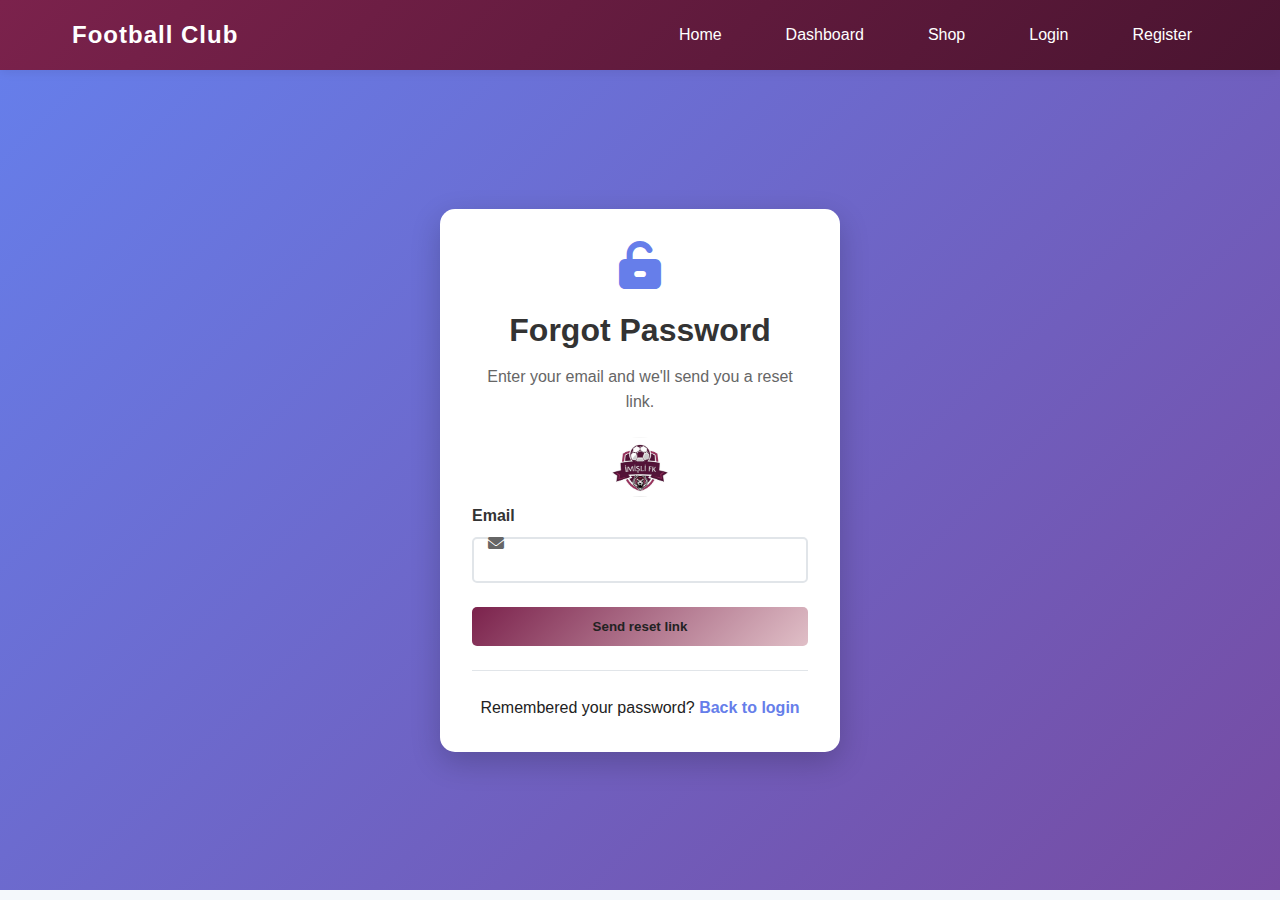
<file: Front/forgot-password.html>
<!DOCTYPE html>
<html lang="en">
<head>
    <meta charset="UTF-8">
    <meta name="viewport" content="width=device-width, initial-scale=1.0">
    <title>Forgot Password - Football Club</title>
    <link rel="stylesheet" href="css/style.css">
    <link href="https://cdnjs.cloudflare.com/ajax/libs/font-awesome/6.0.0/css/all.min.css" rel="stylesheet">
    <meta name="robots" content="noindex">
    <meta name="description" content="Recover your Football Club account by requesting a password reset link.">
    <link rel="icon" href="img/image.png">
    <meta name="theme-color" content="#0b5ed7">
</head>
<body>
    <header class="header">
        <nav class="navbar">
            <div class="nav-brand">
                <i class="fas fa-futbol"></i>
                <span>Football Club</span>
            </div>
            <ul class="nav-menu">
                <li><a href="index.html" class="nav-link">Home</a></li>
                <li><a href="dashboard.html" class="nav-link">Dashboard</a></li>
                <li><a href="merchandise.html" class="nav-link">Shop</a></li>
                <li><a href="login.html" class="nav-link">Login</a></li>
                <li><a href="register.html" class="nav-link">Register</a></li>
            </ul>
            <div class="hamburger">
                <span class="bar"></span>
                <span class="bar"></span>
                <span class="bar"></span>
            </div>
        </nav>
    </header>

    <main>
        <div class="auth-container">
            <div class="auth-card">
                <div class="auth-header">
                    <i class="fas fa-unlock-alt"></i>
                    <h2>Forgot Password</h2>
                    <p>Enter your email and we'll send you a reset link.</p>
                </div>

                <div class="imisli-logo" style="margin: 0 auto 1rem auto;">
                    <img src="img/image.png" alt="İmişli FK Logo" style="width: 60px; height: 60px; object-fit: contain; border-radius: 50%;" />
                </div>

                <form id="forgotPasswordForm" class="auth-form">
                    <div class="form-group">
                        <label for="email">Email</label>
                        <input type="email" id="email" name="email" required>
                        <i class="fas fa-envelope"></i>
                    </div>

                    <button type="submit" class="btn btn-primary btn-full">
                        <span class="btn-text">Send reset link</span>
                        <span class="btn-loading" style="display:none;">
                            <i class="fas fa-spinner fa-spin"></i> Sending...
                        </span>
                    </button>
                </form>

                <div class="auth-footer">
                    <p>Remembered your password? <a href="login.html">Back to login</a></p>
                </div>
            </div>
        </div>
    </main>

    <script src="js/utils.js"></script>
    <script src="js/auth.js"></script>
    <script src="js/main.js"></script>
    <script>
        document.addEventListener('DOMContentLoaded', function () {
            const form = document.getElementById('forgotPasswordForm');
            if (form) {
                form.addEventListener('submit', async function (e) {
                    e.preventDefault();
                    const emailInput = document.getElementById('email');
                    const submitBtn = form.querySelector('button[type="submit"]');
                    const email = emailInput ? emailInput.value : '';

                    if (!Utils.validateEmail(email)) {
                        Utils.showNotification('Please enter a valid email address', 'error');
                        return;
                    }

                    try {
                        if (submitBtn) Utils.showLoading(submitBtn);

                        if (typeof AUTH_DISABLED !== 'undefined' && AUTH_DISABLED) {
                            Utils.showNotification('Reset link sent (demo mode). Check your email.', 'success');
                            setTimeout(() => { window.location.href = 'reset-password.html?token=dummy'; }, 1000);
                            return;
                        }

                        await Utils.post('/auth/forgot-password', { email });
                        Utils.showNotification('If the email exists, a reset link was sent.', 'success');
                    } catch (err) {
                        Utils.showNotification('Failed to request reset. Please try again.', 'error');
                    } finally {
                        if (submitBtn) Utils.hideLoading(submitBtn);
                    }
                });
            }
        });
    </script>
</body>
</html>
</file>
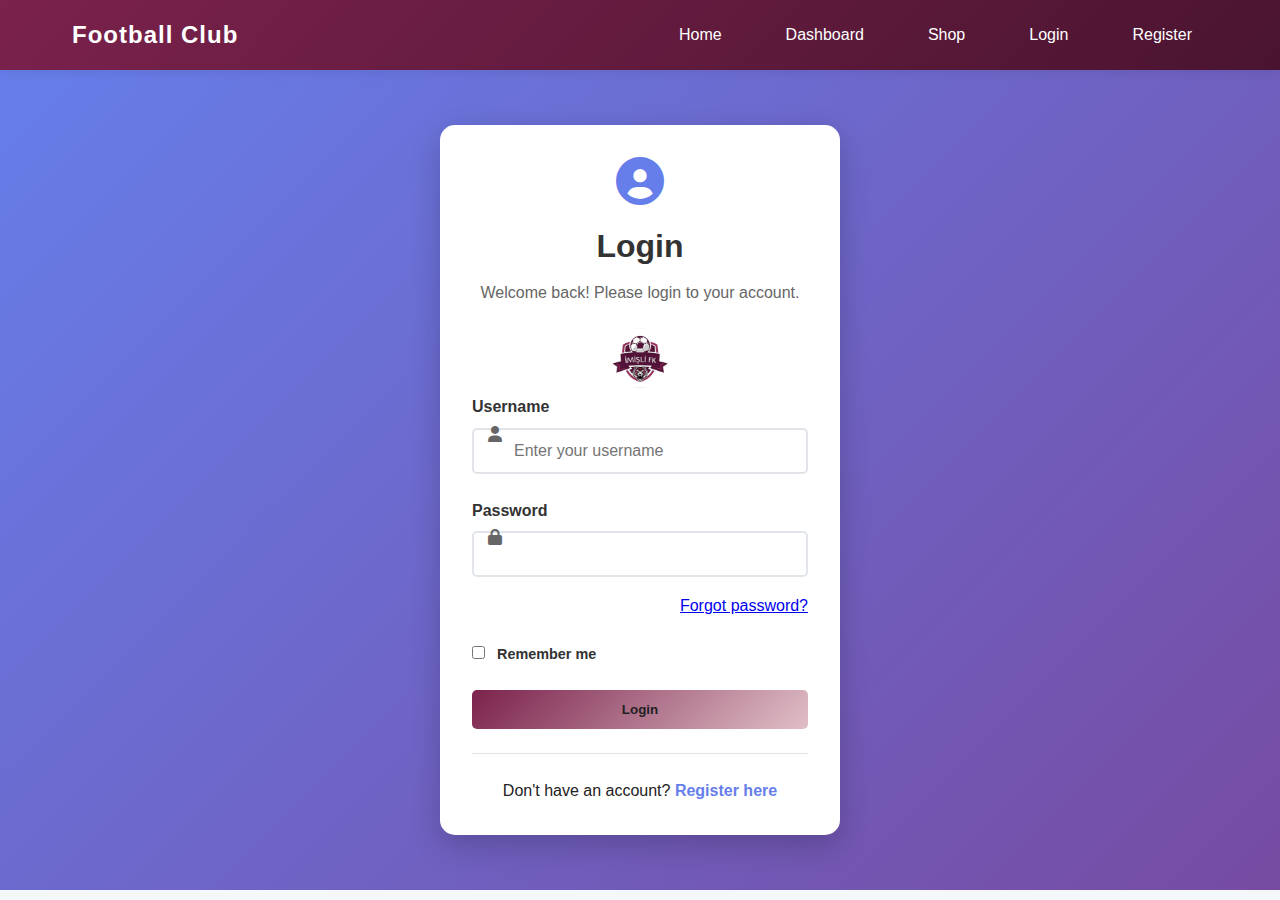
<file: Front/login.html>
<!DOCTYPE html>
<html lang="en">
<head>
    <meta charset="UTF-8">
    <meta name="viewport" content="width=device-width, initial-scale=1.0">
    <title>Login - Football Club</title>
    <link rel="stylesheet" href="css/style.css">
    <link href="https://cdnjs.cloudflare.com/ajax/libs/font-awesome/6.0.0/css/all.min.css" rel="stylesheet">
</head>
<body>
    <header class="header">
        <nav class="navbar">
            <div class="nav-brand">
                <i class="fas fa-futbol"></i>
                <span>Football Club</span>
            </div>
            <ul class="nav-menu">
                <li><a href="index.html" class="nav-link">Home</a></li>
                <li><a href="dashboard.html" class="nav-link">Dashboard</a></li>
                <li><a href="merchandise.html" class="nav-link">Shop</a></li>
                <li><a href="login.html" class="nav-link active">Login</a></li>
                <li><a href="register.html" class="nav-link">Register</a></li>
            </ul>
            <div class="hamburger">
                <span class="bar"></span>
                <span class="bar"></span>
                <span class="bar"></span>
            </div>
        </nav>
    </header>

    <main>
        <div class="auth-container">
            <div class="auth-card">
                <div class="auth-header">
                    <i class="fas fa-user-circle"></i>
                    <h2>Login</h2>
                    <p>Welcome back! Please login to your account.</p>
                </div>
                
                <div class="imisli-logo" style="margin: 0 auto 1rem auto;">
                  <img src="img/image.png" alt="İmişli FK Logo" style="width: 60px; height: 60px; object-fit: contain; border-radius: 50%;" />
                </div>

                <form id="loginForm" class="auth-form">
                    <div class="form-group">
                        <label for="email">Username</label>
                        <input type="text" id="email" name="email" placeholder="Enter your username" required>
                        <i class="fas fa-user"></i>
                    </div>
                    
                    <div class="form-group">
                        <label for="password">Password</label>
                        <input type="password" id="password" name="password" required>
                        <i class="fas fa-lock"></i>
                    </div>
                    
                    <div class="form-group" style="text-align: right; margin-top: -0.5rem;">
                        <a href="forgot-password.html" class="link-small">Forgot password?</a>
                    </div>
                    
                    <div class="form-group">
                        <label class="checkbox-label">
                            <input type="checkbox" id="rememberMe">
                            <span class="checkmark"></span>
                            Remember me
                        </label>
                    </div>
                    
                    <button type="submit" class="btn btn-primary btn-full">
                        <span class="btn-text">Login</span>
                        <span class="btn-loading" style="display: none;">
                            <i class="fas fa-spinner fa-spin"></i> Logging in...
                        </span>
                    </button>
                </form>
                
                <div class="auth-footer">
                    <p>Don't have an account? <a href="register.html">Register here</a></p>
                </div>
            </div>
        </div>
    </main>

    <script src="js/utils.js"></script>
    <script src="js/auth.js"></script>
    <script src="js/main.js"></script>
</body>
</html>
</file>
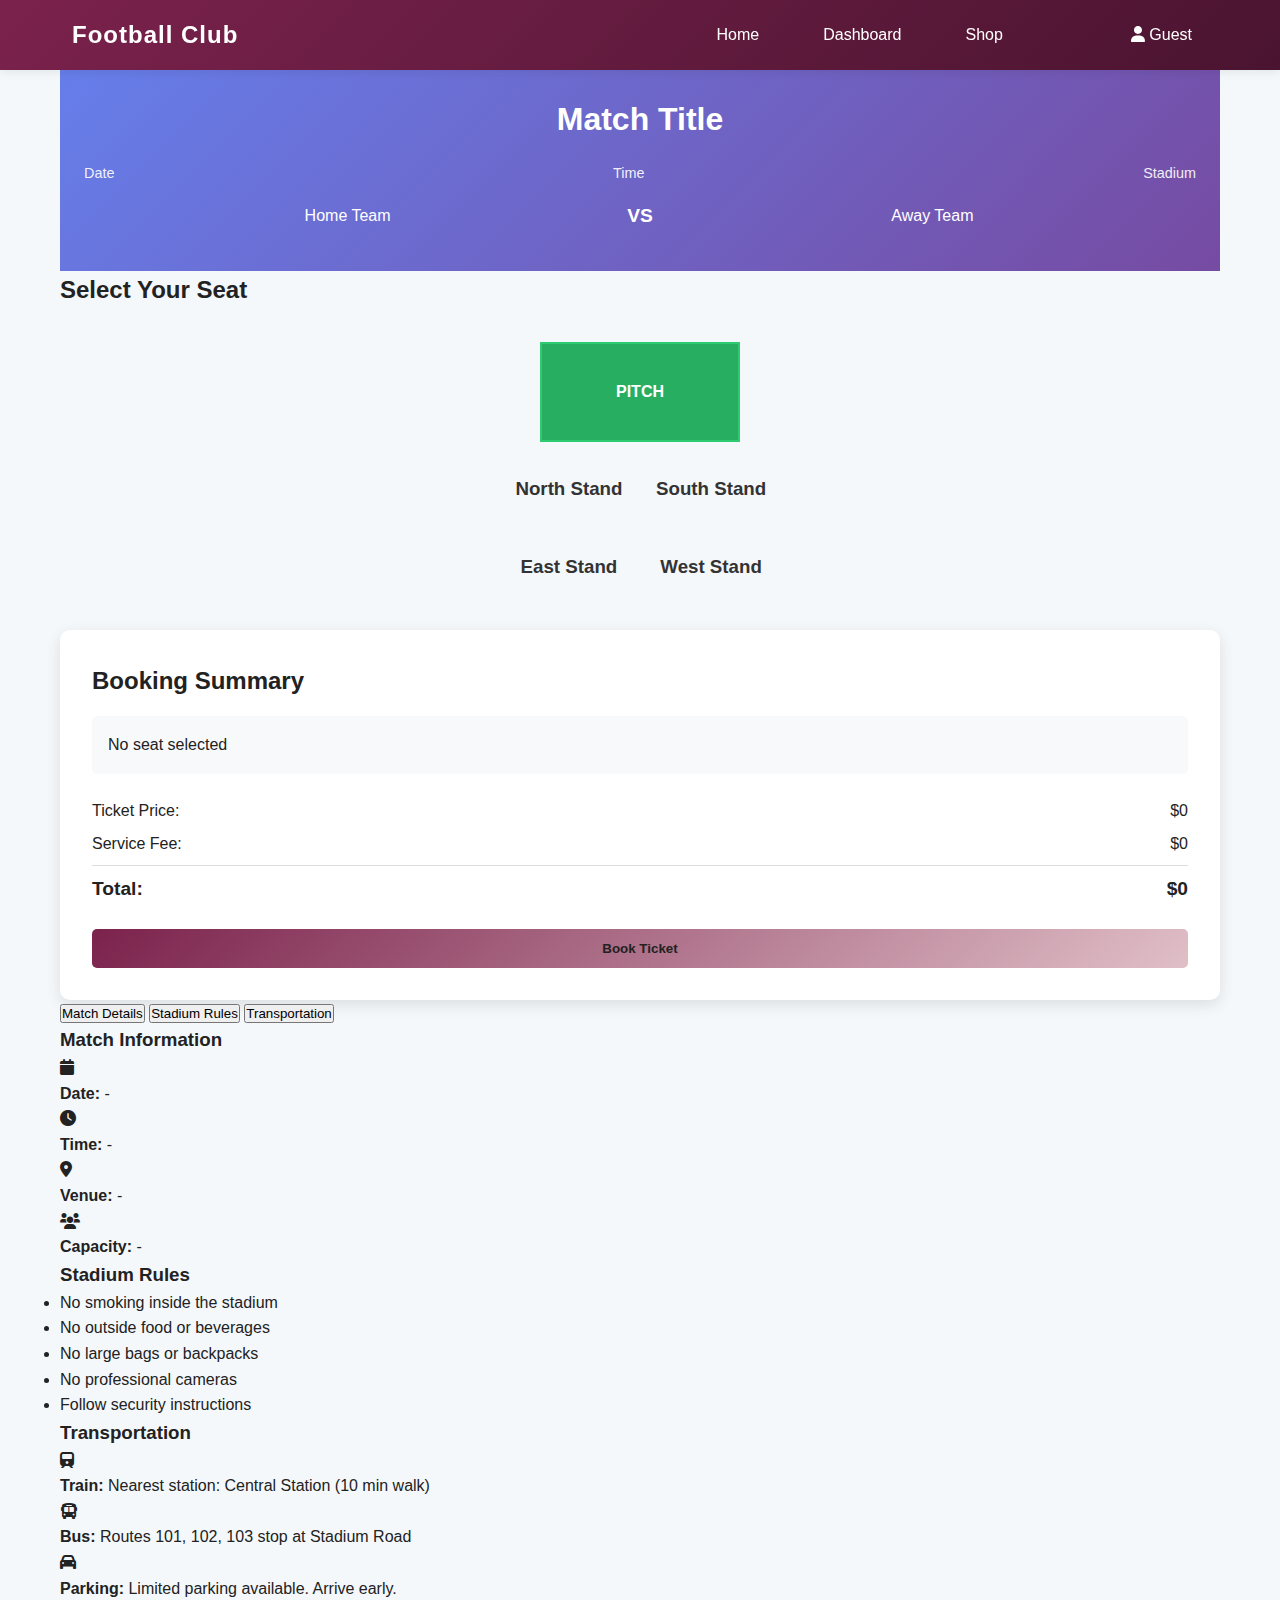
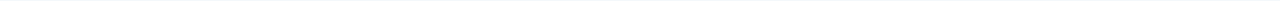
<file: Front/match.html>
<!DOCTYPE html>
<html lang="en">
<head>
    <meta charset="UTF-8">
    <meta name="viewport" content="width=device-width, initial-scale=1.0">
    <title>Match Details - Football Club</title>
    <link rel="stylesheet" href="css/style.css">
    <link href="https://cdnjs.cloudflare.com/ajax/libs/font-awesome/6.0.0/css/all.min.css" rel="stylesheet">
</head>
<body>
    <header class="header">
        <nav class="navbar">
            <div class="nav-brand">
                <i class="fas fa-futbol"></i>
                <span>Football Club</span>
            </div>
            <ul class="nav-menu">
                <li><a href="index.html" class="nav-link">Home</a></li>
                <li><a href="dashboard.html" class="nav-link">Dashboard</a></li>
                <li><a href="merchandise.html" class="nav-link">Shop</a></li>
                <li><a href="login.html" class="nav-link" id="loginBtn">Sign In</a></li>
                <li><a href="register.html" class="nav-link" id="registerBtn">Register</a></li>
                <li class="user-menu">
                    <a href="#" class="nav-link" id="userMenuBtn">
                        <i class="fas fa-user"></i>
                        <span id="userName">User</span>
                    </a>
                    <div class="dropdown-menu" id="userDropdown">
                        <a href="account.html">Account</a>
                        <a href="#" id="logoutBtn">Logout</a>
                    </div>
                </li>
            </ul>
            <div class="hamburger">
                <span class="bar"></span>
                <span class="bar"></span>
                <span class="bar"></span>
            </div>
        </nav>
    </header>

    <main>
        <div class="container">
            <!-- Match Details -->
            <section class="match-details">
                <div class="match-header">
                    <div class="match-info">
                        <h1 id="matchTitle">Match Title</h1>
                        <div class="match-meta">
                            <span class="match-date" id="matchDate">Date</span>
                            <span class="match-time" id="matchTime">Time</span>
                            <span class="match-stadium" id="matchStadium">Stadium</span>
                        </div>
                    </div>
                    <div class="match-teams">
                        <div class="team home-team">
                            <span class="team-name" id="homeTeam">Home Team</span>
                        </div>
                        <div class="vs">VS</div>
                        <div class="team away-team">
                            <span class="team-name" id="awayTeam">Away Team</span>
                        </div>
                    </div>
                </div>
            </section>

            <!-- Seat Selection -->
            <section class="seat-selection">
                <div class="selection-container">
                    <div class="stadium-map">
                        <h2>Select Your Seat</h2>
                        <div class="stadium-layout">
                            <div class="field">
                                <div class="field-label">PITCH</div>
                            </div>
                            <div class="stands">
                                <div class="stand north" id="northStand">
                                    <h3>North Stand</h3>
                                    <div class="sectors" id="northSectors">
                                        <!-- Sectors will be loaded here -->
                                    </div>
                                </div>
                                <div class="stand south" id="southStand">
                                    <h3>South Stand</h3>
                                    <div class="sectors" id="southSectors">
                                        <!-- Sectors will be loaded here -->
                                    </div>
                                </div>
                                <div class="stand east" id="eastStand">
                                    <h3>East Stand</h3>
                                    <div class="sectors" id="eastSectors">
                                        <!-- Sectors will be loaded here -->
                                    </div>
                                </div>
                                <div class="stand west" id="westStand">
                                    <h3>West Stand</h3>
                                    <div class="sectors" id="westSectors">
                                        <!-- Sectors will be loaded here -->
                                    </div>
                                </div>
                            </div>
                        </div>
                    </div>

                    <div class="booking-summary">
                        <h2>Booking Summary</h2>
                        <div class="summary-content">
                            <div class="selected-seat" id="selectedSeatInfo">
                                <p>No seat selected</p>
                            </div>
                            <div class="price-breakdown">
                                <div class="price-item">
                                    <span>Ticket Price:</span>
                                    <span id="ticketPrice">$0</span>
                                </div>
                                <div class="price-item">
                                    <span>Service Fee:</span>
                                    <span id="serviceFee">$0</span>
                                </div>
                                <div class="price-total">
                                    <span>Total:</span>
                                    <span id="totalPrice">$0</span>
                                </div>
                            </div>
                            <button class="btn btn-primary btn-full" id="bookTicketBtn" disabled>
                                Book Ticket
                            </button>
                        </div>
                    </div>
                </div>
            </section>

            <!-- Match Information -->
            <section class="match-info-section">
                <div class="info-tabs">
                    <button class="tab-btn active" data-tab="details">Match Details</button>
                    <button class="tab-btn" data-tab="rules">Stadium Rules</button>
                    <button class="tab-btn" data-tab="transport">Transportation</button>
                </div>
                
                <div class="tab-content">
                    <div class="tab-pane active" id="details">
                        <h3>Match Information</h3>
                        <div class="info-grid">
                            <div class="info-item">
                                <i class="fas fa-calendar"></i>
                                <div>
                                    <strong>Date:</strong>
                                    <span id="infoDate">-</span>
                                </div>
                            </div>
                            <div class="info-item">
                                <i class="fas fa-clock"></i>
                                <div>
                                    <strong>Time:</strong>
                                    <span id="infoTime">-</span>
                                </div>
                            </div>
                            <div class="info-item">
                                <i class="fas fa-map-marker-alt"></i>
                                <div>
                                    <strong>Venue:</strong>
                                    <span id="infoVenue">-</span>
                                </div>
                            </div>
                            <div class="info-item">
                                <i class="fas fa-users"></i>
                                <div>
                                    <strong>Capacity:</strong>
                                    <span id="infoCapacity">-</span>
                                </div>
                            </div>
                        </div>
                    </div>
                    
                    <div class="tab-pane" id="rules">
                        <h3>Stadium Rules</h3>
                        <ul class="rules-list">
                            <li>No smoking inside the stadium</li>
                            <li>No outside food or beverages</li>
                            <li>No large bags or backpacks</li>
                            <li>No professional cameras</li>
                            <li>Follow security instructions</li>
                        </ul>
                    </div>
                    
                    <div class="tab-pane" id="transport">
                        <h3>Transportation</h3>
                        <div class="transport-info">
                            <div class="transport-item">
                                <i class="fas fa-train"></i>
                                <div>
                                    <strong>Train:</strong>
                                    <span>Nearest station: Central Station (10 min walk)</span>
                                </div>
                            </div>
                            <div class="transport-item">
                                <i class="fas fa-bus"></i>
                                <div>
                                    <strong>Bus:</strong>
                                    <span>Routes 101, 102, 103 stop at Stadium Road</span>
                                </div>
                            </div>
                            <div class="transport-item">
                                <i class="fas fa-car"></i>
                                <div>
                                    <strong>Parking:</strong>
                                    <span>Limited parking available. Arrive early.</span>
                                </div>
                            </div>
                        </div>
                    </div>
                </div>
            </section>
        </div>
    </main>

    <!-- Booking Confirmation Modal -->
    <div id="bookingModal" class="modal">
        <div class="modal-content">
            <span class="close">&times;</span>
            <div class="booking-confirmation">
                <div class="confirmation-header">
                    <i class="fas fa-check-circle"></i>
                    <h2>Booking Confirmed!</h2>
                </div>
                <div class="ticket-details">
                    <div class="ticket-qr">
                        <div id="qrCode"></div>
                        <p>Scan this QR code at the entrance</p>
                    </div>
                    <div class="ticket-info">
                        <h3>Ticket Information</h3>
                        <div class="info-row">
                            <span>Match:</span>
                            <span id="confirmMatch">-</span>
                        </div>
                        <div class="info-row">
                            <span>Seat:</span>
                            <span id="confirmSeat">-</span>
                        </div>
                        <div class="info-row">
                            <span>Date:</span>
                            <span id="confirmDate">-</span>
                        </div>
                        <div class="info-row">
                            <span>Time:</span>
                            <span id="confirmTime">-</span>
                        </div>
                    </div>
                </div>
                <div class="confirmation-actions">
                    <button class="btn btn-secondary" onclick="window.print()">Print Ticket</button>
                    <a href="dashboard.html" class="btn btn-primary">Go to Dashboard</a>
                </div>
            </div>
        </div>
    </div>

    <script src="js/utils.js"></script>
    <script src="js/auth.js"></script>
    <script src="js/matches.js"></script>
    <script src="js/tickets.js"></script>
    <script src="js/main.js"></script>
</body>
</html>
</file>
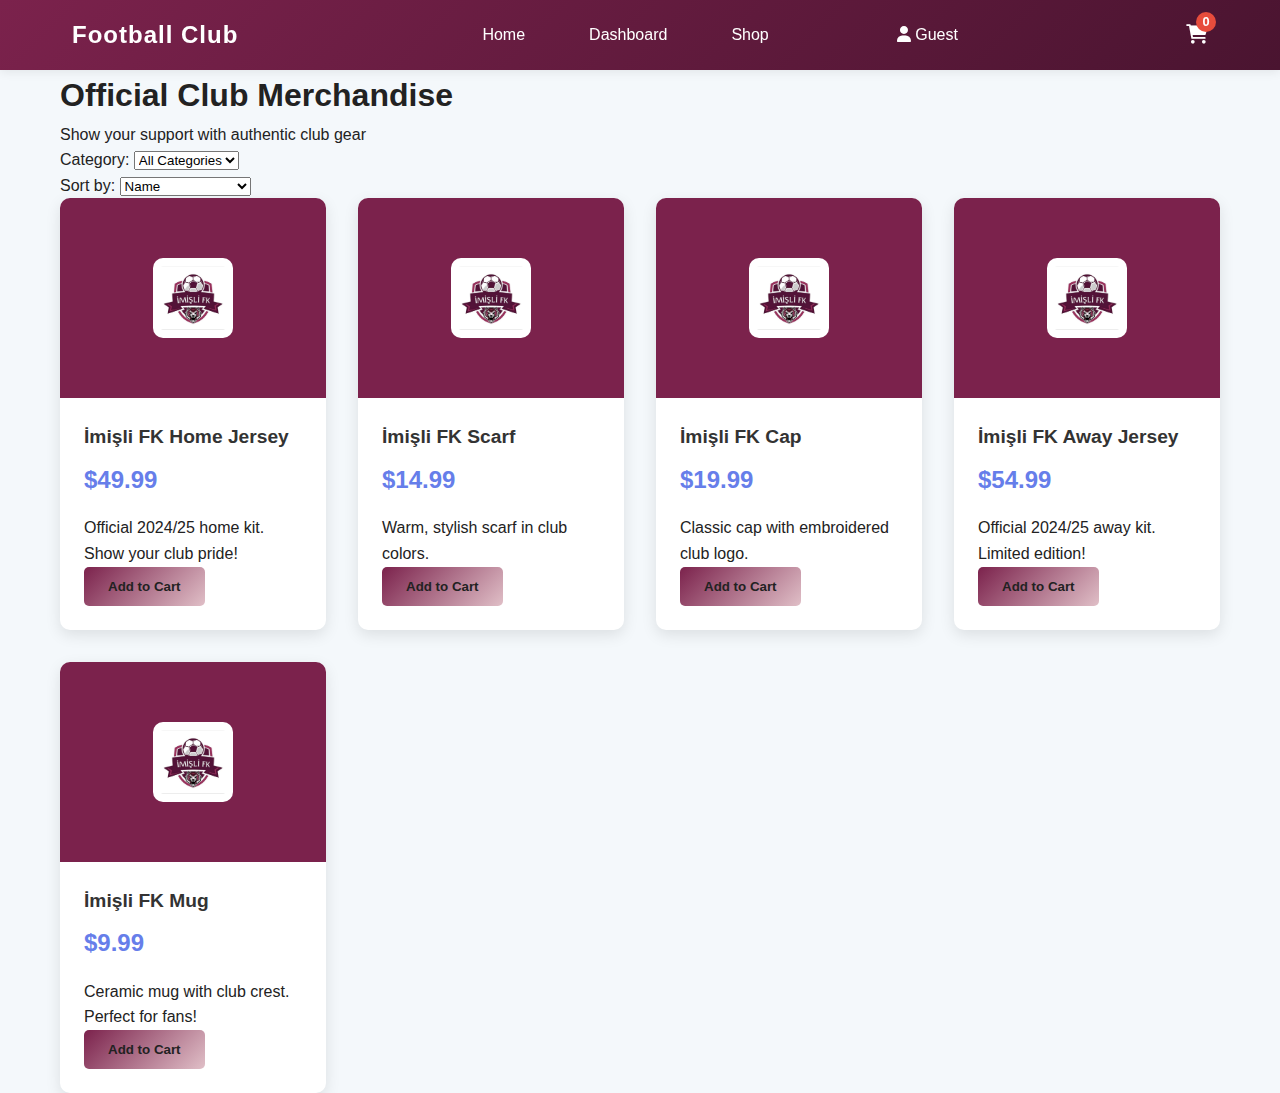
<file: Front/merchandise.html>
<!DOCTYPE html>
<html lang="en">
<head>
    <meta charset="UTF-8">
    <meta name="viewport" content="width=device-width, initial-scale=1.0">
    <title>Merchandise Shop - Football Club</title>
    <link rel="stylesheet" href="css/style.css">
    <link href="https://cdnjs.cloudflare.com/ajax/libs/font-awesome/6.0.0/css/all.min.css" rel="stylesheet">
</head>
<body>
    <header class="header">
        <nav class="navbar">
            <div class="nav-brand">
                <i class="fas fa-futbol"></i>
                <span>Football Club</span>
            </div>
            <ul class="nav-menu">
                <li><a href="index.html" class="nav-link">Home</a></li>
                <li><a href="dashboard.html" class="nav-link">Dashboard</a></li>
                <li><a href="merchandise.html" class="nav-link active">Shop</a></li>
                <li><a href="login.html" class="nav-link" id="loginBtn">Sign In</a></li>
                <li><a href="register.html" class="nav-link" id="registerBtn">Register</a></li>
                <li class="user-menu">
                    <a href="#" class="nav-link" id="userMenuBtn">
                        <i class="fas fa-user"></i>
                        <span id="userName">User</span>
                    </a>
                    <div class="dropdown-menu" id="userDropdown">
                        <a href="account.html">Account</a>
                        <a href="#" id="logoutBtn">Logout</a>
                    </div>
                </li>
            </ul>
            <div class="cart-icon">
                <a href="#" id="cartBtn">
                    <i class="fas fa-shopping-cart"></i>
                    <span class="cart-count" id="cartCount">0</span>
                </a>
            </div>
            <div class="hamburger">
                <span class="bar"></span>
                <span class="bar"></span>
                <span class="bar"></span>
            </div>
        </nav>
    </header>

    <main>
        <div class="container">
            <!-- Shop Header -->
            <section class="shop-header">
                <div class="shop-title">
                    <h1>Official Club Merchandise</h1>
                    <p>Show your support with authentic club gear</p>
                </div>
                <div class="shop-filters">
                    <div class="filter-group">
                        <label for="categoryFilter">Category:</label>
                        <select id="categoryFilter">
                            <option value="">All Categories</option>
                            <option value="jerseys">Jerseys</option>
                            <option value="shirts">Shirts</option>
                            <option value="accessories">Accessories</option>
                            <option value="footwear">Footwear</option>
                        </select>
                    </div>
                    <div class="filter-group">
                        <label for="sortBy">Sort by:</label>
                        <select id="sortBy">
                            <option value="name">Name</option>
                            <option value="price-low">Price: Low to High</option>
                            <option value="price-high">Price: High to Low</option>
                            <option value="popularity">Popularity</option>
                        </select>
                    </div>
                </div>
            </section>

            <!-- Products Grid -->
            <section class="products-section">
                <div id="productsGrid" class="products-grid">
                    <!-- Products will be loaded here -->
                </div>
            </section>
        </div>
    </main>

    <!-- Shopping Cart Modal -->
    <div id="cartModal" class="modal">
        <div class="modal-content cart-modal">
            <div class="cart-header">
                <h2>Shopping Cart</h2>
                <span class="close">&times;</span>
            </div>
            <div class="cart-content">
                <div id="cartItems" class="cart-items">
                    <!-- Cart items will be loaded here -->
                </div>
                <div class="cart-summary">
                    <div class="summary-row">
                        <span>Subtotal:</span>
                        <span id="cartSubtotal">$0.00</span>
                    </div>
                    <div class="summary-row">
                        <span>Shipping:</span>
                        <span id="cartShipping">$5.00</span>
                    </div>
                    <div class="summary-row total">
                        <span>Total:</span>
                        <span id="cartTotal">$0.00</span>
                    </div>
                </div>
                <div class="cart-actions">
                    <button class="btn btn-secondary" id="clearCartBtn">Clear Cart</button>
                    <button class="btn btn-primary" id="checkoutBtn">Checkout</button>
                </div>
            </div>
        </div>
    </div>

    <!-- Checkout Modal -->
    <div id="checkoutModal" class="modal">
        <div class="modal-content checkout-modal">
            <div class="checkout-header">
                <h2>Checkout</h2>
                <span class="close">&times;</span>
            </div>
            <div class="checkout-content">
                <form id="checkoutForm" class="checkout-form">
                    <div class="form-section">
                        <h3>Shipping Information</h3>
                        <div class="form-row">
                            <div class="form-group">
                                <label for="firstName">First Name</label>
                                <input type="text" id="firstName" name="firstName" required>
                            </div>
                            <div class="form-group">
                                <label for="lastName">Last Name</label>
                                <input type="text" id="lastName" name="lastName" required>
                            </div>
                        </div>
                        <div class="form-group">
                            <label for="email">Email</label>
                            <input type="email" id="email" name="email" required>
                        </div>
                        <div class="form-group">
                            <label for="phone">Phone</label>
                            <input type="tel" id="phone" name="phone" required>
                        </div>
                        <div class="form-group">
                            <label for="address">Address</label>
                            <input type="text" id="address" name="address" required>
                        </div>
                        <div class="form-row">
                            <div class="form-group">
                                <label for="city">City</label>
                                <input type="text" id="city" name="city" required>
                            </div>
                            <div class="form-group">
                                <label for="postalCode">Postal Code</label>
                                <input type="text" id="postalCode" name="postalCode" required>
                            </div>
                        </div>
                    </div>

                    <div class="form-section">
                        <h3>Payment Information</h3>
                        <div class="form-group">
                            <label for="cardNumber">Card Number</label>
                            <input type="text" id="cardNumber" name="cardNumber" placeholder="1234 5678 9012 3456" required>
                        </div>
                        <div class="form-row">
                            <div class="form-group">
                                <label for="expiryDate">Expiry Date</label>
                                <input type="text" id="expiryDate" name="expiryDate" placeholder="MM/YY" required>
                            </div>
                            <div class="form-group">
                                <label for="cvv">CVV</label>
                                <input type="text" id="cvv" name="cvv" placeholder="123" required>
                            </div>
                        </div>
                    </div>

                    <div class="order-summary">
                        <h3>Order Summary</h3>
                        <div id="checkoutItems">
                            <!-- Order items will be loaded here -->
                        </div>
                        <div class="summary-total">
                            <span>Total:</span>
                            <span id="checkoutTotal">$0.00</span>
                        </div>
                    </div>

                    <div class="checkout-actions">
                        <button type="button" class="btn btn-secondary" id="backToCartBtn">Back to Cart</button>
                        <button type="submit" class="btn btn-primary">
                            <span class="btn-text">Place Order</span>
                            <span class="btn-loading" style="display: none;">
                                <i class="fas fa-spinner fa-spin"></i> Processing...
                            </span>
                        </button>
                    </div>
                </form>
            </div>
        </div>
    </div>

    <!-- Order Confirmation Modal -->
    <div id="orderConfirmationModal" class="modal">
        <div class="modal-content">
            <span class="close">&times;</span>
            <div class="order-confirmation">
                <div class="confirmation-header">
                    <i class="fas fa-check-circle"></i>
                    <h2>Order Confirmed!</h2>
                </div>
                <div class="order-details">
                    <h3>Order #<span id="orderNumber">-</span></h3>
                    <p>Thank you for your purchase! You will receive a confirmation email shortly.</p>
                    <div class="order-info">
                        <div class="info-item">
                            <strong>Order Date:</strong>
                            <span id="orderDate">-</span>
                        </div>
                        <div class="info-item">
                            <strong>Total Amount:</strong>
                            <span id="orderTotal">-</span>
                        </div>
                        <div class="info-item">
                            <strong>Estimated Delivery:</strong>
                            <span id="deliveryDate">-</span>
                        </div>
                    </div>
                </div>
                <div class="confirmation-actions">
                    <a href="dashboard.html" class="btn btn-primary">Go to Dashboard</a>
                    <button class="btn btn-secondary" onclick="window.print()">Print Receipt</button>
                </div>
            </div>
        </div>
    </div>

    <script src="js/utils.js"></script>
    <script src="js/auth.js"></script>
    <script src="js/merchandise.js"></script>
    <script src="js/main.js"></script>
</body>
</html>
</file>
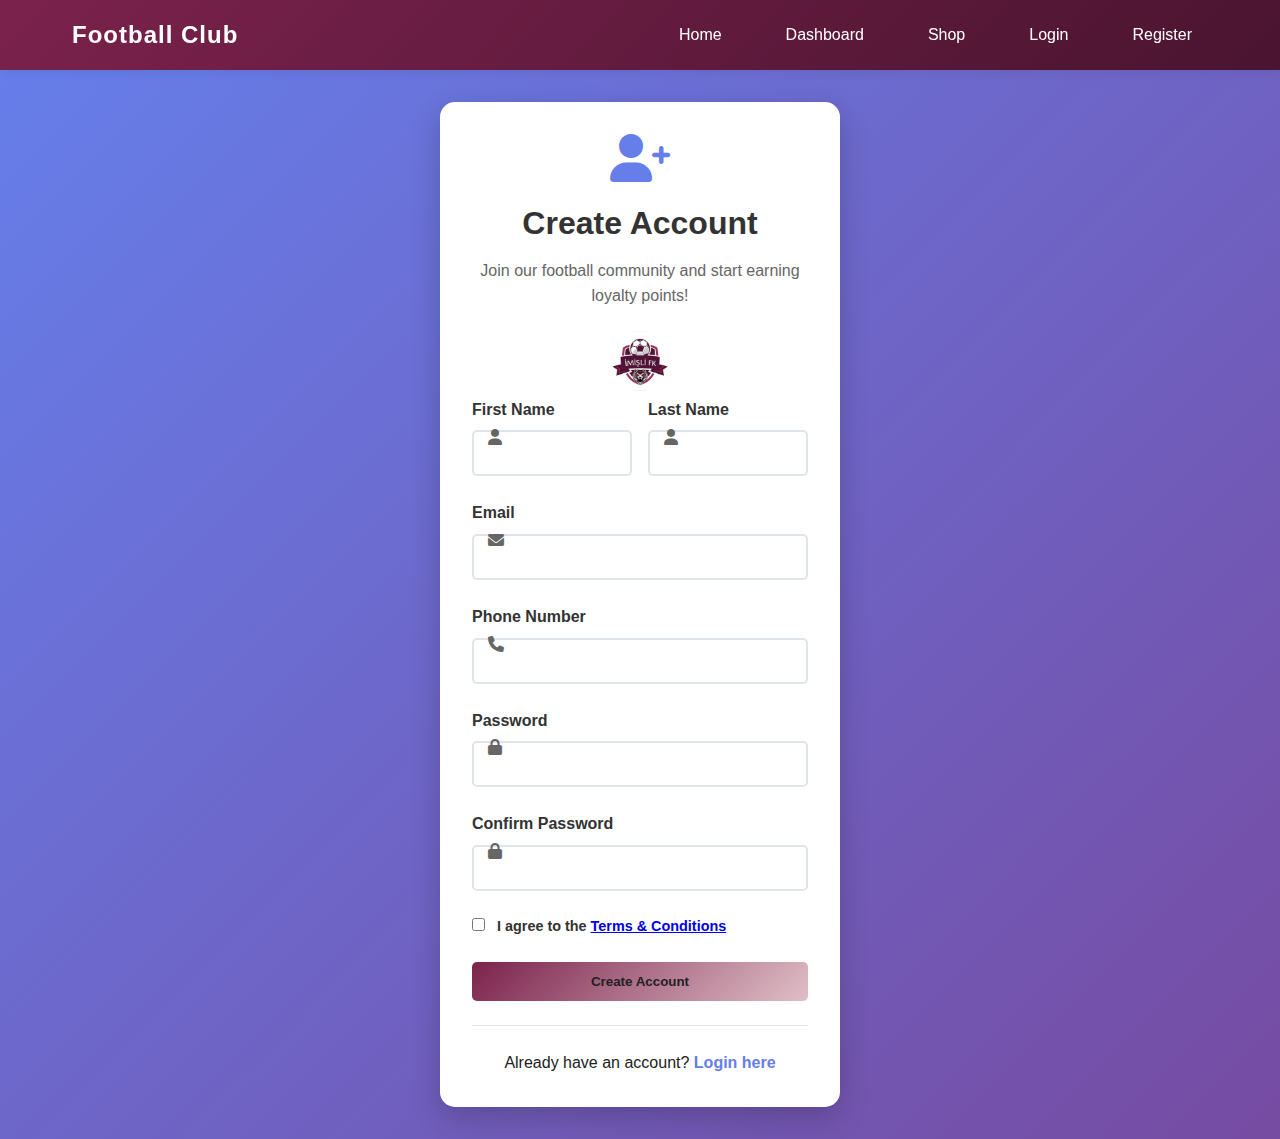
<file: Front/register.html>
<!DOCTYPE html>
<html lang="en">
<head>
    <meta charset="UTF-8">
    <meta name="viewport" content="width=device-width, initial-scale=1.0">
    <title>Register - Football Club</title>
    <link rel="stylesheet" href="css/style.css">
    <link href="https://cdnjs.cloudflare.com/ajax/libs/font-awesome/6.0.0/css/all.min.css" rel="stylesheet">
</head>
<body>
    <header class="header">
        <nav class="navbar">
            <div class="nav-brand">
                <i class="fas fa-futbol"></i>
                <span>Football Club</span>
            </div>
            <ul class="nav-menu">
                <li><a href="index.html" class="nav-link">Home</a></li>
                <li><a href="dashboard.html" class="nav-link">Dashboard</a></li>
                <li><a href="merchandise.html" class="nav-link">Shop</a></li>
                <li><a href="login.html" class="nav-link">Login</a></li>
                <li><a href="register.html" class="nav-link active">Register</a></li>
            </ul>
            <div class="hamburger">
                <span class="bar"></span>
                <span class="bar"></span>
                <span class="bar"></span>
            </div>
        </nav>
    </header>

    <main>
        <div class="auth-container">
            <div class="auth-card">
                <div class="auth-header">
                    <i class="fas fa-user-plus"></i>
                    <h2>Create Account</h2>
                    <p>Join our football community and start earning loyalty points!</p>
                </div>
                
                <div class="imisli-logo" style="margin: 0 auto 1rem auto;">
                  <img src="img/image.png" alt="İmişli FK Logo" style="width: 60px; height: 60px; object-fit: contain; border-radius: 50%;" />
                </div>

                <form id="registerForm" class="auth-form">
                    <div class="form-row">
                        <div class="form-group">
                            <label for="firstName">First Name</label>
                            <input type="text" id="firstName" name="firstName" required>
                            <i class="fas fa-user"></i>
                        </div>
                        
                        <div class="form-group">
                            <label for="lastName">Last Name</label>
                            <input type="text" id="lastName" name="lastName" required>
                            <i class="fas fa-user"></i>
                        </div>
                    </div>
                    
                    <div class="form-group">
                        <label for="email">Email</label>
                        <input type="email" id="email" name="email" required>
                        <i class="fas fa-envelope"></i>
                    </div>
                    
                    <div class="form-group">
                        <label for="phone">Phone Number</label>
                        <input type="tel" id="phone" name="phone" required>
                        <i class="fas fa-phone"></i>
                    </div>
                    
                    <div class="form-group">
                        <label for="password">Password</label>
                        <input type="password" id="password" name="password" required>
                        <i class="fas fa-lock"></i>
                    </div>
                    
                    <div class="form-group">
                        <label for="confirmPassword">Confirm Password</label>
                        <input type="password" id="confirmPassword" name="confirmPassword" required>
                        <i class="fas fa-lock"></i>
                    </div>
                    
                    <div class="form-group">
                        <label class="checkbox-label">
                            <input type="checkbox" id="termsAccepted" required>
                            <span class="checkmark"></span>
                            I agree to the <a href="#" target="_blank">Terms & Conditions</a>
                        </label>
                    </div>
                    
                    <button type="submit" class="btn btn-primary btn-full">
                        <span class="btn-text">Create Account</span>
                        <span class="btn-loading" style="display: none;">
                            <i class="fas fa-spinner fa-spin"></i> Creating account...
                        </span>
                    </button>
                </form>
                
                <div class="auth-footer">
                    <p>Already have an account? <a href="login.html">Login here</a></p>
                </div>
            </div>
        </div>
    </main>

    <script src="js/utils.js"></script>
    <script src="js/auth.js"></script>
    <script src="js/main.js"></script>
</body>
</html>
</file>
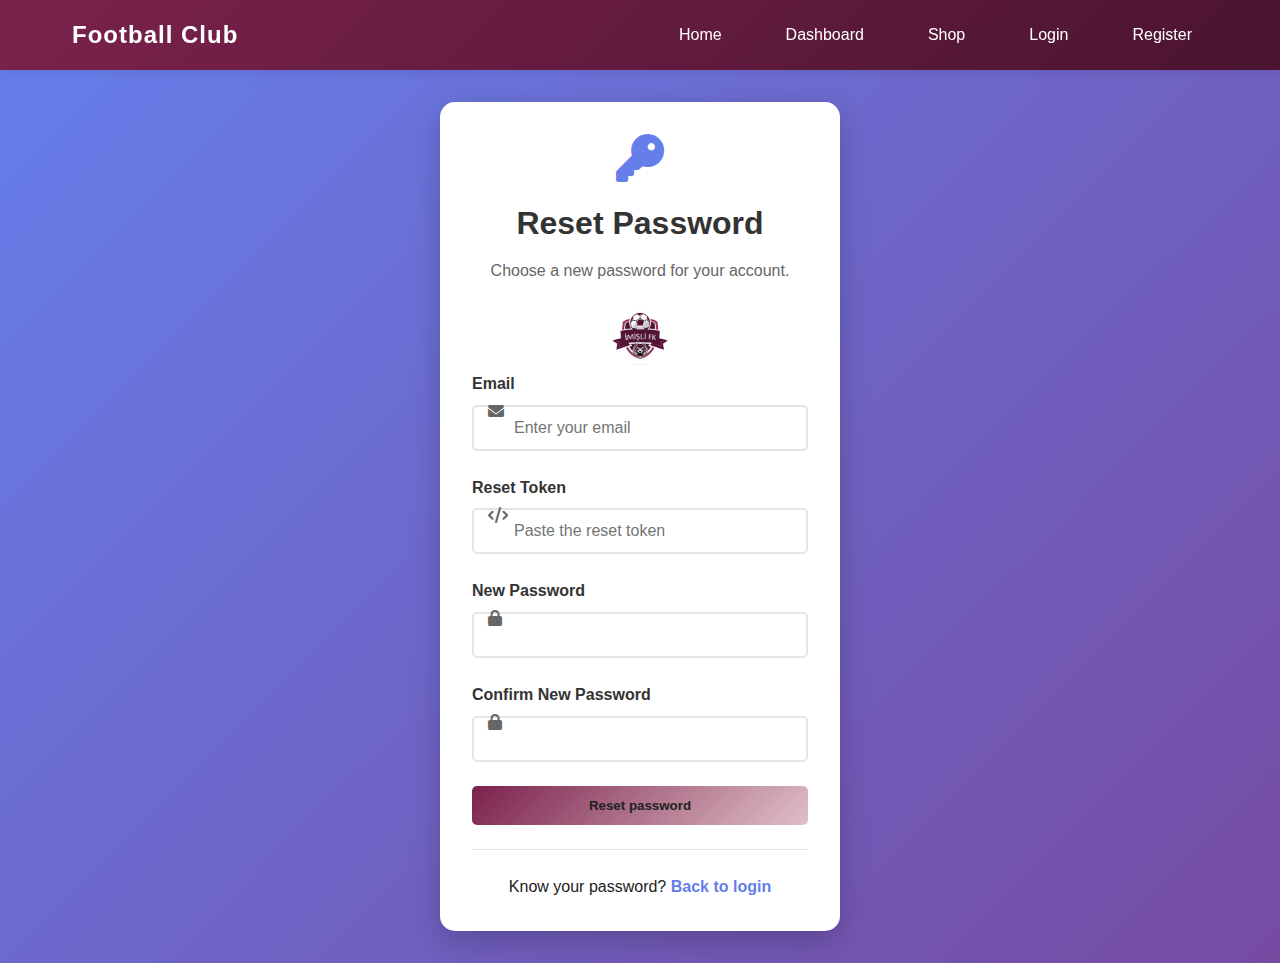
<file: Front/reset-password.html>
<!DOCTYPE html>
<html lang="en">
<head>
    <meta charset="UTF-8">
    <meta name="viewport" content="width=device-width, initial-scale=1.0">
    <title>Reset Password - Football Club</title>
    <link rel="stylesheet" href="css/style.css">
    <link href="https://cdnjs.cloudflare.com/ajax/libs/font-awesome/6.0.0/css/all.min.css" rel="stylesheet">
    <meta name="robots" content="noindex">
    <link rel="icon" href="img/image.png">
    <meta name="theme-color" content="#0b5ed7">
</head>
<body>
    <header class="header">
        <nav class="navbar">
            <div class="nav-brand">
                <i class="fas fa-futbol"></i>
                <span>Football Club</span>
            </div>
            <ul class="nav-menu">
                <li><a href="index.html" class="nav-link">Home</a></li>
                <li><a href="dashboard.html" class="nav-link">Dashboard</a></li>
                <li><a href="merchandise.html" class="nav-link">Shop</a></li>
                <li><a href="login.html" class="nav-link">Login</a></li>
                <li><a href="register.html" class="nav-link">Register</a></li>
            </ul>
            <div class="hamburger">
                <span class="bar"></span>
                <span class="bar"></span>
                <span class="bar"></span>
            </div>
        </nav>
    </header>

    <main>
        <div class="auth-container">
            <div class="auth-card">
                <div class="auth-header">
                    <i class="fas fa-key"></i>
                    <h2>Reset Password</h2>
                    <p>Choose a new password for your account.</p>
                </div>

                <div class="imisli-logo" style="margin: 0 auto 1rem auto;">
                    <img src="img/image.png" alt="İmişli FK Logo" style="width: 60px; height: 60px; object-fit: contain; border-radius: 50%;" />
                </div>

                <form id="resetPasswordForm" class="auth-form">
                    <div class="form-group">
                        <label for="email">Email</label>
                        <input type="email" id="email" name="email" placeholder="Enter your email" required>
                        <i class="fas fa-envelope"></i>
                    </div>

                    <div class="form-group">
                        <label for="token">Reset Token</label>
                        <input type="text" id="token" name="token" placeholder="Paste the reset token" required>
                        <i class="fas fa-code"></i>
                    </div>

                    <div class="form-group">
                        <label for="password">New Password</label>
                        <input type="password" id="password" name="password" required>
                        <i class="fas fa-lock"></i>
                    </div>

                    <div class="form-group">
                        <label for="confirmPassword">Confirm New Password</label>
                        <input type="password" id="confirmPassword" name="confirmPassword" required>
                        <i class="fas fa-lock"></i>
                    </div>

                    <button type="submit" class="btn btn-primary btn-full">
                        <span class="btn-text">Reset password</span>
                        <span class="btn-loading" style="display:none;">
                            <i class="fas fa-spinner fa-spin"></i> Updating...
                        </span>
                    </button>
                </form>

                <div class="auth-footer">
                    <p>Know your password? <a href="login.html">Back to login</a></p>
                </div>
            </div>
        </div>
    </main>

    <script src="js/utils.js"></script>
    <script src="js/auth.js"></script>
    <script src="js/main.js"></script>
    <script>
        // Prefill token from query string if present
        (function () {
            const params = new URLSearchParams(window.location.search);
            const tokenParam = params.get('token');
            if (tokenParam) {
                const tokenInput = document.getElementById('token');
                if (tokenInput) tokenInput.value = tokenParam;
            }
        })();

        document.addEventListener('DOMContentLoaded', function () {
            const form = document.getElementById('resetPasswordForm');
            if (form) {
                form.addEventListener('submit', async function (e) {
                    e.preventDefault();
                    const token = document.getElementById('token') ? document.getElementById('token').value.trim() : '';
                    const password = document.getElementById('password') ? document.getElementById('password').value : '';
                    const confirmPassword = document.getElementById('confirmPassword') ? document.getElementById('confirmPassword').value : '';
                    const submitBtn = form.querySelector('button[type="submit"]');

                    if (!token) {
                        Utils.showNotification('Reset token is required', 'error');
                        return;
                    }
                    if (!Utils.validatePassword(password)) {
                        Utils.showNotification('Password must be at least 6 characters long', 'error');
                        return;
                    }
                    if (password !== confirmPassword) {
                        Utils.showNotification('Passwords do not match', 'error');
                        return;
                    }

                    try {
                        if (submitBtn) Utils.showLoading(submitBtn);
                        if (typeof AUTH_DISABLED !== 'undefined' && AUTH_DISABLED) {
                            Utils.showNotification('Password reset successful (demo mode). Please login.', 'success');
                            setTimeout(() => { window.location.href = 'login.html'; }, 1000);
                            return;
                        }
                        await Utils.post('/auth/reset-password', { token, password });
                        Utils.showNotification('Password reset successful. Please login.', 'success');
                        setTimeout(() => { window.location.href = 'login.html'; }, 1200);
                    } catch (err) {
                        Utils.showNotification('Reset failed. The token may be invalid or expired.', 'error');
                    } finally {
                        if (submitBtn) Utils.hideLoading(submitBtn);
                    }
                });
            }
        });
    </script>
</body>
</html>
</file>
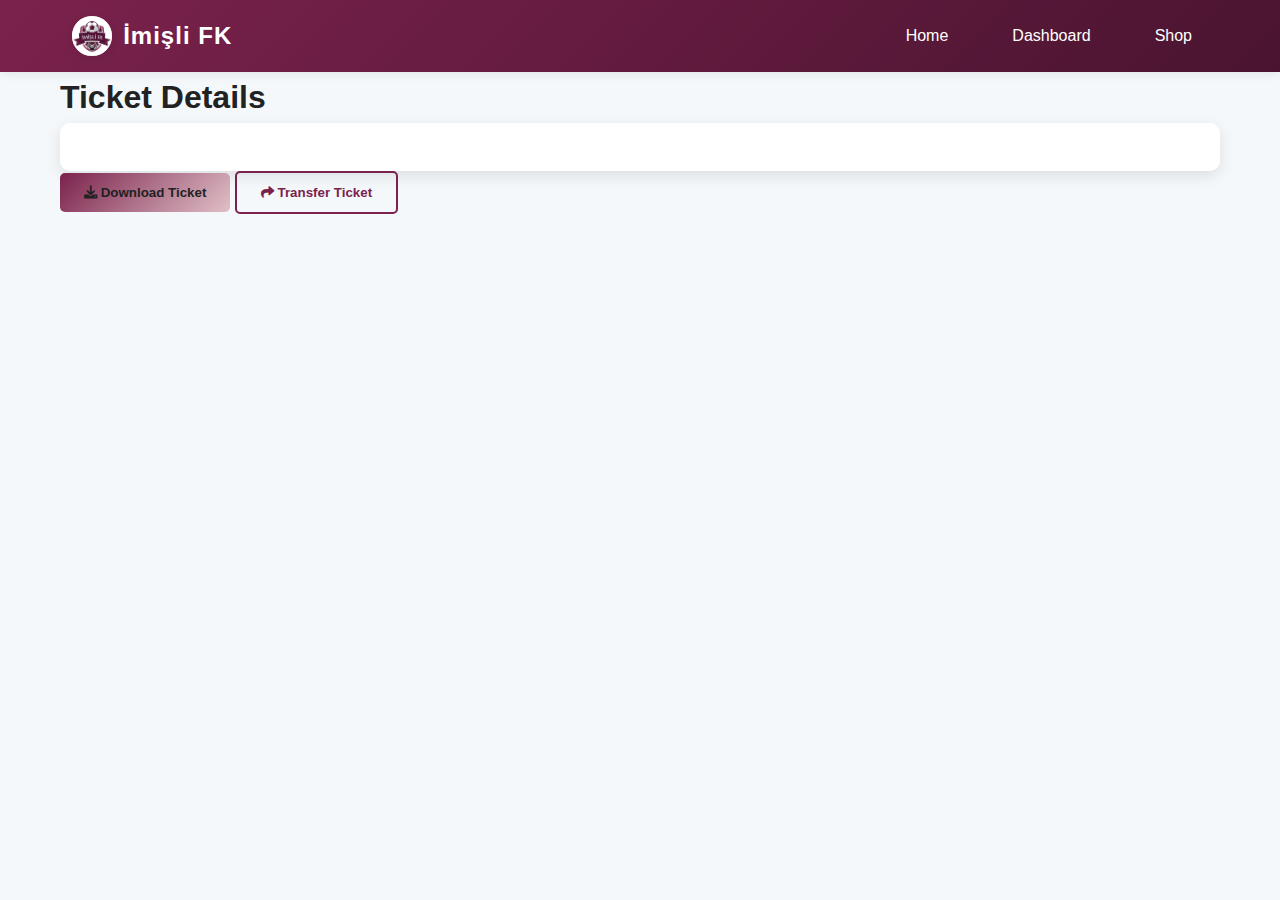
<file: Front/ticket-details.html>
<!DOCTYPE html>
<html lang="en">
<head>
    <meta charset="UTF-8">
    <meta name="viewport" content="width=device-width, initial-scale=1.0">
    <title>Ticket Details - İmişli FK</title>
    <link rel="stylesheet" href="css/style.css">
    <link href="https://cdnjs.cloudflare.com/ajax/libs/font-awesome/6.0.0/css/all.min.css" rel="stylesheet">
</head>
<body>
    <header class="header">
        <nav class="navbar">
            <div class="nav-brand">
                <div class="imisli-logo">
                    <img src="img/image.png" alt="İmişli FK Logo" style="width: 40px; height: 40px; object-fit: contain; border-radius: 50%;" />
                </div>
                <span>İmişli FK</span>
            </div>
            <ul class="nav-menu">
                <li><a href="index.html" class="nav-link">Home</a></li>
                <li><a href="dashboard.html" class="nav-link">Dashboard</a></li>
                <li><a href="merchandise.html" class="nav-link">Shop</a></li>
            </ul>
        </nav>
    </header>
    <main>
        <div class="container">
            <section class="ticket-details-section">
                <h1>Ticket Details</h1>
                <div class="ticket-card" id="ticketDetailsCard">
                    <!-- Ticket details will be loaded here -->
                </div>
                <div class="ticket-actions">
                    <button class="btn btn-primary" id="downloadTicketBtn"><i class="fas fa-download"></i> Download Ticket</button>
                    <button class="btn btn-secondary" id="transferTicketBtn"><i class="fas fa-share"></i> Transfer Ticket</button>
                </div>
            </section>
        </div>
    </main>
    <script src="js/tickets.js"></script>
    <script>
    // Demo: Load ticket details from query string or demo data
    const DEMO_TICKETS = [
      {
        id: 101,
        match: {
          homeTeam: "İmişli FK",
          awayTeam: "Qarabağ FK",
          matchDate: "2024-07-15T19:00:00",
          stadium: "İmişli Şəhər Stadionu"
        },
        sector: "north1",
        price: 11,
        status: "confirmed"
      }
    ];
    function renderTicketDetails(ticket) {
      const card = document.getElementById('ticketDetailsCard');
      if (!ticket) {
        card.innerHTML = '<p class="no-items">Ticket not found.</p>';
        return;
      }
      card.innerHTML = `
        <div class="ticket-header">
          <h2>${ticket.match.homeTeam} vs ${ticket.match.awayTeam}</h2>
          <span class="ticket-status status-${ticket.status}">${ticket.status.charAt(0).toUpperCase() + ticket.status.slice(1)}</span>
        </div>
        <div class="ticket-meta">
          <p><strong>Date:</strong> ${ticket.match.matchDate.split('T')[0]}</p>
          <p><strong>Time:</strong> ${ticket.match.matchDate.split('T')[1]}</p>
          <p><strong>Stadium:</strong> ${ticket.match.stadium}</p>
          <p><strong>Sector:</strong> ${ticket.sector}</p>
          <p><strong>Price:</strong> $${ticket.price}</p>
        </div>
      `;
    }
    document.addEventListener('DOMContentLoaded', () => {
      // In real app, get ticket ID from query string and fetch from API
      renderTicketDetails(DEMO_TICKETS[0]);
    });
    </script>
</body>
</html>
</file>
<file: Front/css/style.css>
/* --- İmişli FK Theme Colors --- */
:root {
    --primary-color: #7b224c; /* Burgundy/Maroon from logo */
    --secondary-color: #ffffff; /* White */
    --accent-color: #e0bfc7; /* Light pinkish/gray from logo */
    --dark-color: #222222; /* Black/dark for text */
    --header-gradient: linear-gradient(135deg, #7b224c 0%, #4a1430 100%); /* Burgundy gradient */
    --button-gradient: linear-gradient(135deg, #7b224c 0%, #e0bfc7 100%); /* Burgundy to accent */
}

/* Reset and Base Styles */
* {
    margin: 0;
    padding: 0;
    box-sizing: border-box;
}

body {
    font-family: 'Segoe UI', Tahoma, Geneva, Verdana, sans-serif;
    line-height: 1.6;
    color: var(--dark-color);
    background-color: #f4f8fb;
}

.container {
    max-width: 1200px;
    margin: 0 auto;
    padding: 0 20px;
}

/* Header and Navigation */
.header {
    background: var(--header-gradient);
    box-shadow: 0 2px 10px rgba(0,0,0,0.08);
    position: sticky;
    top: 0;
    z-index: 1000;
}

.navbar {
    display: flex;
    justify-content: space-between;
    align-items: center;
    padding: 1rem 2rem;
    max-width: 1200px;
    margin: 0 auto;
}

.nav-brand {
    display: flex;
    align-items: center;
    color: var(--secondary-color);
    font-size: 1.5rem;
    font-weight: bold;
    letter-spacing: 1px;
}

.imisli-logo {
    width: 40px;
    height: 40px;
    background: var(--primary-color);
    border-radius: 50%;
    display: flex;
    align-items: center;
    justify-content: center;
    color: var(--secondary-color);
    font-weight: bold;
    font-size: 1.2rem;
    margin-right: 0.7rem;
    border: 2px solid var(--accent-color);
    box-shadow: 0 2px 8px rgba(0,0,0,0.08);
}

.nav-brand i {
    display: none;
}

.nav-menu {
    display: flex;
    list-style: none;
    align-items: center;
}

.nav-menu li {
    margin-left: 2rem;
}

.nav-link {
    color: var(--secondary-color);
    text-decoration: none;
    padding: 0.5rem 1rem;
    border-radius: 5px;
    transition: all 0.3s ease;
}

.nav-link:hover,
.nav-link.active {
    background-color: var(--accent-color);
    color: var(--primary-color);
}

.user-menu {
    position: relative;
}

.dropdown-menu {
    position: absolute;
    top: 100%;
    right: 0;
    background: white;
    border-radius: 5px;
    box-shadow: 0 5px 15px rgba(0,0,0,0.2);
    min-width: 150px;
    display: none;
    z-index: 1001;
}

.user-menu:hover .dropdown-menu {
    display: block;
}

.dropdown-menu a {
    display: block;
    padding: 0.75rem 1rem;
    color: #333;
    text-decoration: none;
    transition: background-color 0.3s ease;
}

.dropdown-menu a:hover {
    background-color: #f8f9fa;
}

.cart-icon {
    position: relative;
    margin-left: 1rem;
}

.cart-icon a {
    color: white;
    font-size: 1.2rem;
    text-decoration: none;
}

.cart-count {
    position: absolute;
    top: -8px;
    right: -8px;
    background: #e74c3c;
    color: white;
    border-radius: 50%;
    width: 20px;
    height: 20px;
    display: flex;
    align-items: center;
    justify-content: center;
    font-size: 0.8rem;
    font-weight: bold;
}

.hamburger {
    display: none;
    flex-direction: column;
    cursor: pointer;
}

.bar {
    width: 25px;
    height: 3px;
    background-color: white;
    margin: 3px 0;
    transition: 0.3s;
}

/* Hero Section */
.hero {
    background: var(--header-gradient);
    color: var(--secondary-color);
    text-align: center;
    padding: 4rem 2rem;
    position: relative;
}

.hero-content h1 {
    font-size: 3rem;
    margin-bottom: 1rem;
    font-weight: 700;
    letter-spacing: 1px;
}

.hero-content p {
    font-size: 1.2rem;
    margin-bottom: 2rem;
    opacity: 0.95;
}

.hero-buttons {
    display: flex;
    gap: 1rem;
    justify-content: center;
    flex-wrap: wrap;
}

.hero-buttons .btn-primary {
    background: var(--button-gradient);
    color: var(--dark-color);
    border: none;
}

.hero-buttons .btn-secondary {
    background: transparent;
    color: var(--secondary-color);
    border: 2px solid var(--accent-color);
}

/* Buttons */
.btn {
    display: inline-block;
    padding: 0.75rem 1.5rem;
    border: none;
    border-radius: 5px;
    text-decoration: none;
    font-weight: 600;
    cursor: pointer;
    transition: all 0.3s ease;
    text-align: center;
}

.btn-primary {
    background: var(--button-gradient);
    color: var(--dark-color);
}

.btn-primary:hover {
    background: var(--primary-color);
    color: var(--secondary-color);
}

.btn-secondary {
    background: transparent;
    color: var(--primary-color);
    border: 2px solid var(--primary-color);
}

.btn-secondary:hover {
    background: var(--primary-color);
    color: var(--secondary-color);
}

.btn-full {
    width: 100%;
}

/* Features Section */
.features {
    padding: 4rem 0;
    background: white;
}

.features h2 {
    text-align: center;
    font-size: 2.5rem;
    margin-bottom: 3rem;
    color: var(--primary-color);
}

.features-grid {
    display: grid;
    grid-template-columns: repeat(auto-fit, minmax(300px, 1fr));
    gap: 2rem;
    margin-top: 2rem;
}

.feature-card {
    text-align: center;
    padding: 2rem;
    border-radius: 10px;
    background: white;
    box-shadow: 0 5px 15px rgba(0,0,0,0.1);
    transition: transform 0.3s ease;
}

.feature-card:hover {
    transform: translateY(-5px);
}

.feature-card i {
    font-size: 3rem;
    color: var(--primary-color);
    margin-bottom: 1rem;
}

.feature-card h3 {
    font-size: 1.5rem;
    margin-bottom: 1rem;
    color: #333;
}

.feature-card p {
    color: #666;
    line-height: 1.6;
}

/* Matches Grid */
.matches-grid {
    display: grid;
    grid-template-columns: repeat(auto-fit, minmax(300px, 1fr));
    gap: 2rem;
    margin-top: 2rem;
}

.match-card {
    background: white;
    border-radius: 10px;
    overflow: hidden;
    box-shadow: 0 5px 15px rgba(0,0,0,0.1);
    transition: transform 0.3s ease;
}

.match-card:hover {
    transform: translateY(-5px);
}

.match-header {
    background: linear-gradient(135deg, #667eea 0%, #764ba2 100%);
    color: white;
    padding: 1.5rem;
    text-align: center;
}

.match-teams {
    display: flex;
    justify-content: space-between;
    align-items: center;
    margin: 1rem 0;
}

.team {
    text-align: center;
    flex: 1;
}

.vs {
    font-weight: bold;
    font-size: 1.2rem;
    margin: 0 1rem;
}

.match-meta {
    display: flex;
    justify-content: space-between;
    margin-top: 1rem;
    font-size: 0.9rem;
    opacity: 0.9;
}

.match-content {
    padding: 1.5rem;
}

.match-actions {
    display: flex;
    gap: 1rem;
    margin-top: 1rem;
}

/* Authentication Pages */
.auth-container {
    min-height: calc(100vh - 80px);
    display: flex;
    align-items: center;
    justify-content: center;
    padding: 2rem;
    background: linear-gradient(135deg, #667eea 0%, #764ba2 100%);
}

.auth-card {
    background: white;
    border-radius: 15px;
    padding: 2rem;
    box-shadow: 0 10px 30px rgba(0,0,0,0.2);
    width: 100%;
    max-width: 400px;
}

.auth-header {
    text-align: center;
    margin-bottom: 2rem;
}

.auth-header i {
    font-size: 3rem;
    color: #667eea;
    margin-bottom: 1rem;
}

.auth-header h2 {
    font-size: 2rem;
    margin-bottom: 0.5rem;
    color: #333;
}

.auth-header p {
    color: #666;
}

.auth-form .form-group {
    margin-bottom: 1.5rem;
    position: relative;
}

.auth-form label {
    display: block;
    margin-bottom: 0.5rem;
    font-weight: 600;
    color: #333;
}

.auth-form input {
    width: 100%;
    padding: 0.75rem 1rem 0.75rem 2.5rem;
    border: 2px solid #e1e5e9;
    border-radius: 5px;
    font-size: 1rem;
    transition: border-color 0.3s ease;
}

.auth-form input:focus {
    outline: none;
    border-color: #667eea;
}

.auth-form i {
    position: absolute;
    left: 1rem;
    top: 50%;
    transform: translateY(-50%);
    color: #666;
}

.form-row {
    display: grid;
    grid-template-columns: 1fr 1fr;
    gap: 1rem;
}

.checkbox-label {
    display: flex;
    align-items: center;
    cursor: pointer;
    font-size: 0.9rem;
}

.checkbox-label input[type="checkbox"] {
    width: auto;
    margin-right: 0.5rem;
}

.auth-footer {
    text-align: center;
    margin-top: 1.5rem;
    padding-top: 1.5rem;
    border-top: 1px solid #e1e5e9;
}

.auth-footer a {
    color: #667eea;
    text-decoration: none;
    font-weight: 600;
}

/* Dashboard Styles */
.welcome-section {
    background: linear-gradient(135deg, #667eea 0%, #764ba2 100%);
    color: white;
    padding: 3rem 0;
    margin-bottom: 2rem;
    border-radius: 10px;
}

.welcome-content h1 {
    font-size: 2.5rem;
    margin-bottom: 0.5rem;
}

.loyalty-section {
    margin-bottom: 2rem;
}

.loyalty-card {
    background: white;
    border-radius: 15px;
    padding: 2rem;
    box-shadow: 0 5px 15px rgba(0,0,0,0.1);
}

.loyalty-header {
    display: flex;
    align-items: center;
    margin-bottom: 1.5rem;
}

.loyalty-header i {
    font-size: 2rem;
    color: #f39c12;
    margin-right: 1rem;
}

.loyalty-content {
    display: grid;
    grid-template-columns: 1fr 2fr;
    gap: 2rem;
    align-items: center;
}

.loyalty-tier {
    text-align: center;
}

.tier-badge {
    display: inline-block;
    padding: 0.5rem 1rem;
    background: var(--accent-color);
    color: var(--primary-color);
    border-radius: 20px;
    font-weight: bold;
    margin-bottom: 0.5rem;
}

.points-display {
    text-align: center;
    margin-bottom: 1rem;
}

.points-number {
    font-size: 2.5rem;
    font-weight: bold;
    color: #667eea;
    display: block;
}

.points-label {
    color: #666;
    font-size: 0.9rem;
}

.progress-bar {
    width: 100%;
    height: 10px;
    background: #e1e5e9;
    border-radius: 5px;
    overflow: hidden;
    margin-bottom: 0.5rem;
}

.progress-fill {
    height: 100%;
    background: var(--button-gradient);
    transition: width 0.3s ease;
}

.progress-text {
    font-size: 0.9rem;
    color: #666;
}

/* Quick Actions */
.quick-actions {
    margin-bottom: 2rem;
}

.quick-actions h2 {
    font-size: 2rem;
    margin-bottom: 1.5rem;
    color: var(--primary-color);
}

.actions-grid {
    display: grid;
    grid-template-columns: repeat(auto-fit, minmax(250px, 1fr));
    gap: 1.5rem;
}

.action-card {
    background: white;
    padding: 2rem;
    border-radius: 10px;
    text-align: center;
    text-decoration: none;
    color: #333;
    box-shadow: 0 5px 15px rgba(0,0,0,0.1);
    transition: transform 0.3s ease;
}

.action-card:hover {
    transform: translateY(-5px);
}

.action-card i {
    font-size: 2.5rem;
    color: var(--primary-color);
    margin-bottom: 1rem;
}

.action-card h3 {
    font-size: 1.3rem;
    margin-bottom: 0.5rem;
}

.action-card p {
    color: #666;
    font-size: 0.9rem;
}

/* Section Headers */
.section-header {
    display: flex;
    justify-content: space-between;
    align-items: center;
    margin-bottom: 1.5rem;
}

.section-header h2 {
    font-size: 2rem;
    color: var(--primary-color);
}

.view-all-link {
    color: #667eea;
    text-decoration: none;
    font-weight: 600;
}

/* Tickets Grid */
.tickets-grid {
    display: grid;
    grid-template-columns: repeat(auto-fit, minmax(300px, 1fr));
    gap: 1.5rem;
}

.ticket-card {
    background: white;
    border-radius: 10px;
    padding: 1.5rem;
    box-shadow: 0 5px 15px rgba(0,0,0,0.1);
}

.ticket-header {
    display: flex;
    justify-content: space-between;
    align-items: center;
    margin-bottom: 1rem;
}

.ticket-status {
    padding: 0.25rem 0.75rem;
    border-radius: 15px;
    font-size: 0.8rem;
    font-weight: bold;
}

.status-confirmed {
    background: #d4edda;
    color: #155724;
}

.status-pending {
    background: #fff3cd;
    color: #856404;
}

/* Rewards Grid */
.rewards-grid {
    display: grid;
    grid-template-columns: repeat(auto-fit, minmax(250px, 1fr));
    gap: 1.5rem;
}

.reward-card {
    background: white;
    border-radius: 10px;
    padding: 1.5rem;
    box-shadow: 0 5px 15px rgba(0,0,0,0.1);
    text-align: center;
}

.reward-card i {
    font-size: 2rem;
    color: #f39c12;
    margin-bottom: 1rem;
}

/* Stadium Layout */
.stadium-layout {
    display: flex;
    flex-direction: column;
    align-items: center;
    gap: 2rem;
    margin: 2rem 0;
}

.field {
    width: 200px;
    height: 100px;
    background: #27ae60;
    border: 2px solid #2ecc71;
    display: flex;
    align-items: center;
    justify-content: center;
    color: white;
    font-weight: bold;
}

.stands {
    display: grid;
    grid-template-columns: 1fr 1fr;
    gap: 2rem;
    max-width: 600px;
}

.stand {
    text-align: center;
}

.stand h3 {
    margin-bottom: 1rem;
    color: #333;
}

.sectors {
    display: grid;
    grid-template-columns: repeat(3, 1fr);
    gap: 0.5rem;
}

.sector {
    padding: 0.5rem;
    border: 1px solid #ddd;
    border-radius: 5px;
    cursor: pointer;
    transition: all 0.3s ease;
    font-size: 0.8rem;
}

.sector:hover {
    background: #667eea;
    color: white;
}

.sector.selected {
    background: #27ae60;
    color: white;
    border-color: #27ae60;
}

.sector.sold {
    background: #e74c3c;
    color: white;
    border-color: #e74c3c;
    cursor: not-allowed;
}

/* Booking Summary */
.booking-summary {
    background: white;
    border-radius: 10px;
    padding: 2rem;
    box-shadow: 0 5px 15px rgba(0,0,0,0.1);
    height: fit-content;
}

.summary-content {
    margin-top: 1rem;
}

.selected-seat {
    margin-bottom: 1.5rem;
    padding: 1rem;
    background: #f8f9fa;
    border-radius: 5px;
}

.price-breakdown {
    margin-bottom: 1.5rem;
}

.price-item {
    display: flex;
    justify-content: space-between;
    margin-bottom: 0.5rem;
}

.price-total {
    display: flex;
    justify-content: space-between;
    font-weight: bold;
    font-size: 1.2rem;
    border-top: 1px solid #ddd;
    padding-top: 0.5rem;
    margin-top: 0.5rem;
}

/* Modal Styles */
.modal {
    display: none;
    position: fixed;
    z-index: 2000;
    left: 0;
    top: 0;
    width: 100%;
    height: 100%;
    background-color: rgba(0,0,0,0.5);
}

.modal-content {
    background-color: white;
    margin: 5% auto;
    padding: 2rem;
    border-radius: 10px;
    width: 90%;
    max-width: 600px;
    position: relative;
    max-height: 90vh;
    overflow-y: auto;
}

.close {
    position: absolute;
    right: 1rem;
    top: 1rem;
    font-size: 2rem;
    cursor: pointer;
    color: #666;
}

.close:hover {
    color: #333;
}

/* Products Grid */
.products-grid {
    display: grid;
    grid-template-columns: repeat(auto-fit, minmax(250px, 1fr));
    gap: 2rem;
}

.product-card {
    background: white;
    border-radius: 10px;
    overflow: hidden;
    box-shadow: 0 5px 15px rgba(0,0,0,0.1);
    transition: transform 0.3s ease;
}

.product-card:hover {
    transform: translateY(-5px);
}

.product-image {
    width: 100%;
    height: 200px;
    background: #f8f9fa;
    display: flex;
    align-items: center;
    justify-content: center;
    color: #666;
}

.product-content {
    padding: 1.5rem;
}

.product-title {
    font-size: 1.2rem;
    font-weight: bold;
    margin-bottom: 0.5rem;
    color: #333;
}

.product-price {
    font-size: 1.5rem;
    font-weight: bold;
    color: #667eea;
    margin-bottom: 1rem;
}

.product-actions {
    display: flex;
    gap: 1rem;
}

/* Cart Styles */
.cart-modal {
    max-width: 800px;
}

.cart-header {
    display: flex;
    justify-content: space-between;
    align-items: center;
    margin-bottom: 1.5rem;
    padding-bottom: 1rem;
    border-bottom: 1px solid #ddd;
}

.cart-items {
    margin-bottom: 1.5rem;
}

.cart-item {
    display: flex;
    align-items: center;
    padding: 1rem 0;
    border-bottom: 1px solid #eee;
}

.cart-item-image {
    width: 60px;
    height: 60px;
    background: #f8f9fa;
    border-radius: 5px;
    margin-right: 1rem;
}

.cart-item-details {
    flex: 1;
}

.cart-item-title {
    font-weight: bold;
    margin-bottom: 0.25rem;
}

.cart-item-price {
    color: #667eea;
    font-weight: bold;
}

.cart-item-quantity {
    display: flex;
    align-items: center;
    gap: 0.5rem;
}

.quantity-btn {
    background: #f8f9fa;
    border: none;
    width: 30px;
    height: 30px;
    border-radius: 5px;
    cursor: pointer;
}

.cart-summary {
    border-top: 1px solid #ddd;
    padding-top: 1rem;
}

.summary-row {
    display: flex;
    justify-content: space-between;
    margin-bottom: 0.5rem;
}

.summary-row.total {
    font-weight: bold;
    font-size: 1.2rem;
    border-top: 1px solid #ddd;
    padding-top: 0.5rem;
    margin-top: 0.5rem;
}

.cart-actions {
    display: flex;
    gap: 1rem;
    margin-top: 1.5rem;
}

/* Admin Styles */
.admin-header {
    margin-bottom: 2rem;
}

.admin-title h1 {
    font-size: 2.5rem;
    margin-bottom: 0.5rem;
    color: #333;
}

.admin-stats {
    display: grid;
    grid-template-columns: repeat(auto-fit, minmax(200px, 1fr));
    gap: 1.5rem;
    margin-top: 2rem;
}

.stat-card {
    background: white;
    padding: 1.5rem;
    border-radius: 10px;
    box-shadow: 0 5px 15px rgba(0,0,0,0.1);
    display: flex;
    align-items: center;
}

.stat-card i {
    font-size: 2rem;
    color: #667eea;
    margin-right: 1rem;
}

.stat-number {
    font-size: 1.8rem;
    font-weight: bold;
    color: #333;
    display: block;
}

.stat-label {
    color: #666;
    font-size: 0.9rem;
}

.admin-nav {
    margin-bottom: 2rem;
}

.nav-tabs {
    display: flex;
    gap: 1rem;
    border-bottom: 2px solid #e1e5e9;
}

.nav-tab {
    padding: 1rem 2rem;
    background: none;
    border: none;
    cursor: pointer;
    font-weight: 600;
    color: #666;
    border-bottom: 2px solid transparent;
    transition: all 0.3s ease;
}

.nav-tab.active {
    color: #667eea;
    border-bottom-color: #667eea;
}

.content-header {
    display: flex;
    justify-content: space-between;
    align-items: center;
    margin-bottom: 1.5rem;
}

.content-header h2 {
    font-size: 2rem;
    color: #333;
}

.admin-list {
    background: white;
    border-radius: 10px;
    overflow: hidden;
    box-shadow: 0 5px 15px rgba(0,0,0,0.1);
}

.admin-item {
    display: flex;
    justify-content: space-between;
    align-items: center;
    padding: 1rem 1.5rem;
    border-bottom: 1px solid #eee;
}

.admin-item:last-child {
    border-bottom: none;
}

.admin-item-actions {
    display: flex;
    gap: 0.5rem;
}

.btn-small {
    padding: 0.5rem 1rem;
    font-size: 0.9rem;
}

.btn-danger {
    background: #e74c3c;
    color: white;
}

.btn-danger:hover {
    background: #c0392b;
}

/* Form Styles */
.admin-form {
    display: grid;
    gap: 1rem;
}

.admin-form .form-group {
    margin-bottom: 0;
}

.admin-form label {
    display: block;
    margin-bottom: 0.5rem;
    font-weight: 600;
    color: #333;
}

.admin-form input,
.admin-form select,
.admin-form textarea {
    width: 100%;
    padding: 0.75rem;
    border: 2px solid #e1e5e9;
    border-radius: 5px;
    font-size: 1rem;
    transition: border-color 0.3s ease;
}

.admin-form input:focus,
.admin-form select:focus,
.admin-form textarea:focus {
    outline: none;
    border-color: #667eea;
}

.form-actions {
    display: flex;
    gap: 1rem;
    justify-content: flex-end;
    margin-top: 1rem;
}

/* Responsive Design */
@media (max-width: 768px) {
    .hamburger {
        display: flex;
    }

    .nav-menu {
        position: fixed;
        left: -100%;
        top: 70px;
        flex-direction: column;
        background-color: #1e3c72;
        width: 100%;
        text-align: center;
        transition: 0.3s;
        box-shadow: 0 10px 27px rgba(0, 0, 0, 0.05);
    }

    .nav-menu.active {
        left: 0;
    }

    .nav-menu li {
        margin: 1rem 0;
    }

    .hero-content h1 {
        font-size: 2rem;
    }

    .hero-buttons {
        flex-direction: column;
        align-items: center;
    }

    .features-grid {
        grid-template-columns: 1fr;
    }

    .matches-grid {
        grid-template-columns: 1fr;
    }

    .loyalty-content {
        grid-template-columns: 1fr;
        text-align: center;
    }

    .actions-grid {
        grid-template-columns: 1fr;
    }

    .stands {
        grid-template-columns: 1fr;
    }

    .products-grid {
        grid-template-columns: 1fr;
    }

    .admin-stats {
        grid-template-columns: 1fr;
    }

    .nav-tabs {
        flex-wrap: wrap;
    }

    .nav-tab {
        flex: 1;
        min-width: 120px;
    }

    .form-row {
        grid-template-columns: 1fr;
    }

    .cart-item {
        flex-direction: column;
        align-items: flex-start;
        gap: 1rem;
    }

    .cart-actions {
        flex-direction: column;
    }
}

/* Loading States */
.btn-loading {
    display: none;
}

.btn.loading .btn-text {
    display: none;
}

.btn.loading .btn-loading {
    display: inline-block;
}

/* Animations */
@keyframes fadeIn {
    from {
        opacity: 0;
        transform: translateY(20px);
    }
    to {
        opacity: 1;
        transform: translateY(0);
    }
}

.fade-in {
    animation: fadeIn 0.5s ease-out;
}

/* Utility Classes */
.text-center {
    text-align: center;
}

.text-right {
    text-align: right;
}

.mb-1 { margin-bottom: 0.5rem; }
.mb-2 { margin-bottom: 1rem; }
.mb-3 { margin-bottom: 1.5rem; }
.mb-4 { margin-bottom: 2rem; }

.mt-1 { margin-top: 0.5rem; }
.mt-2 { margin-top: 1rem; }
.mt-3 { margin-top: 1.5rem; }
.mt-4 { margin-top: 2rem; }

.hidden {
    display: none;
}

.disabled {
    opacity: 0.5;
    cursor: not-allowed;
}
</file>
